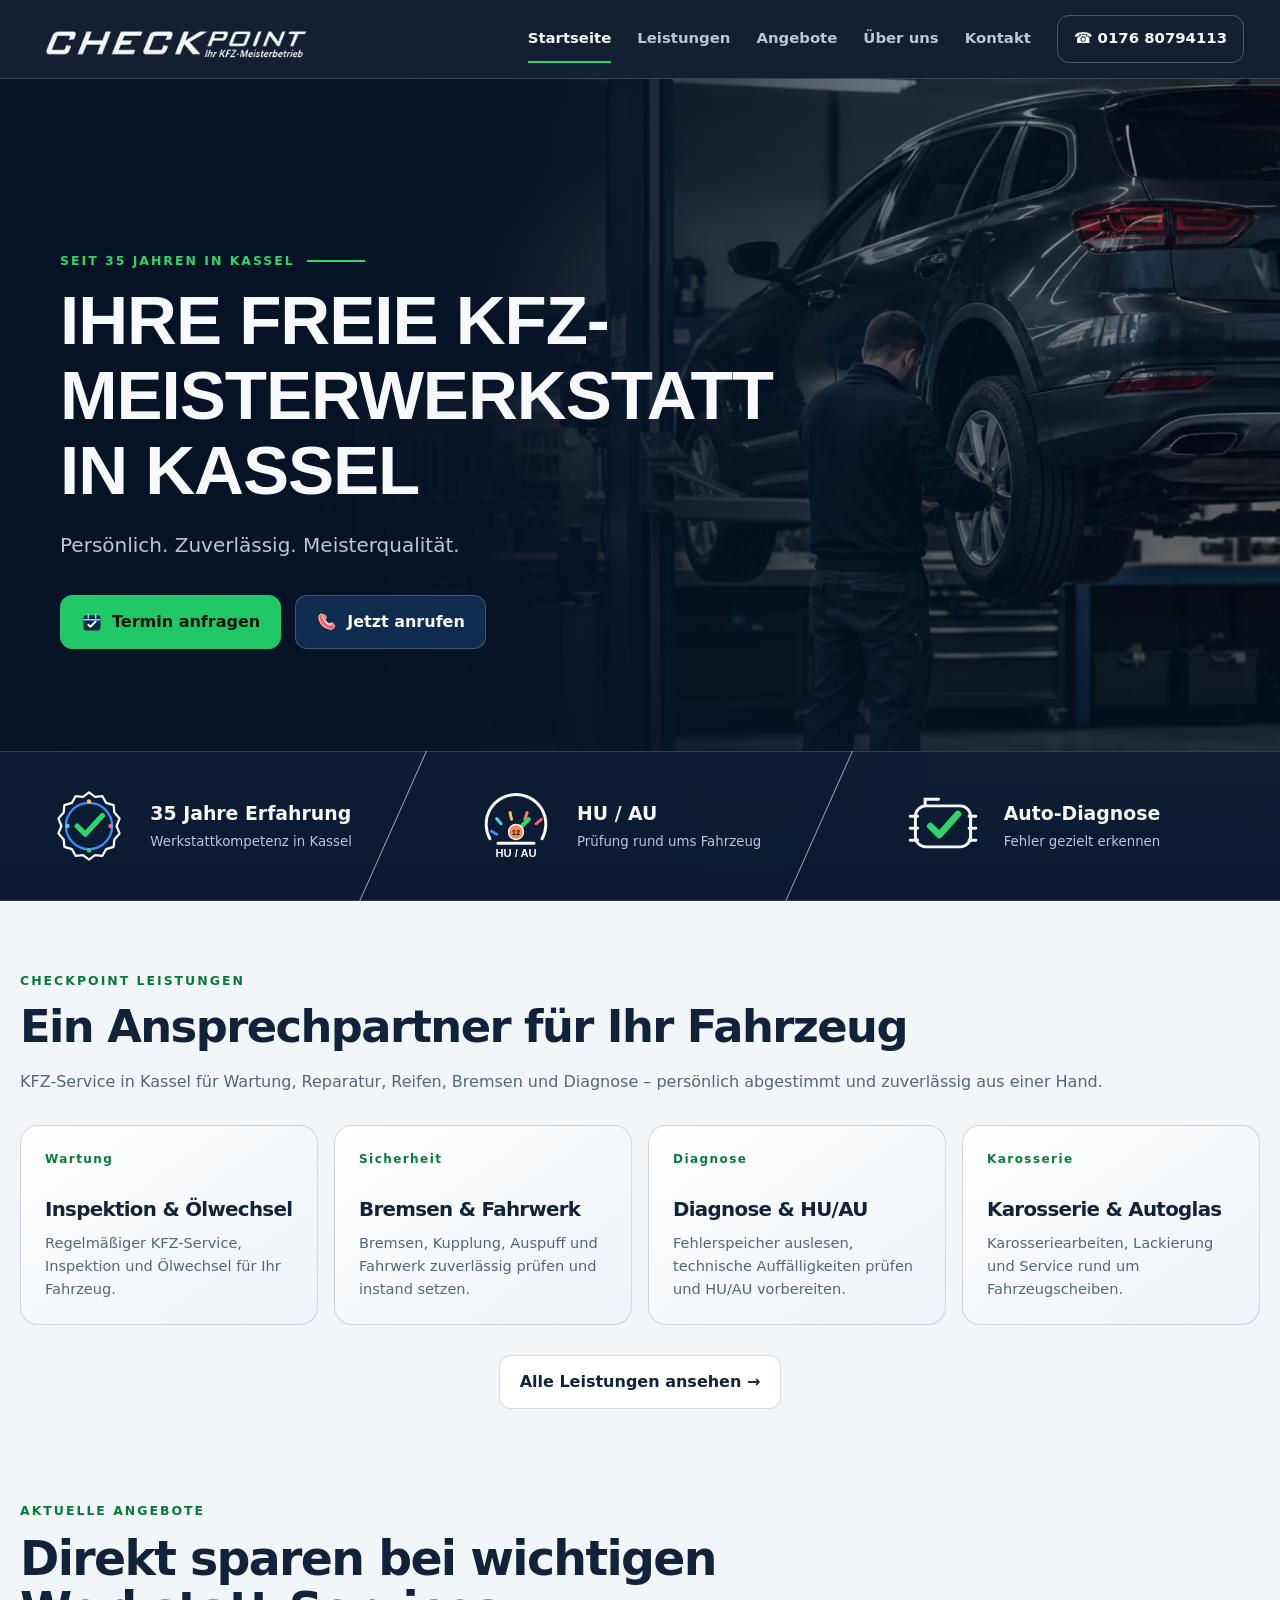
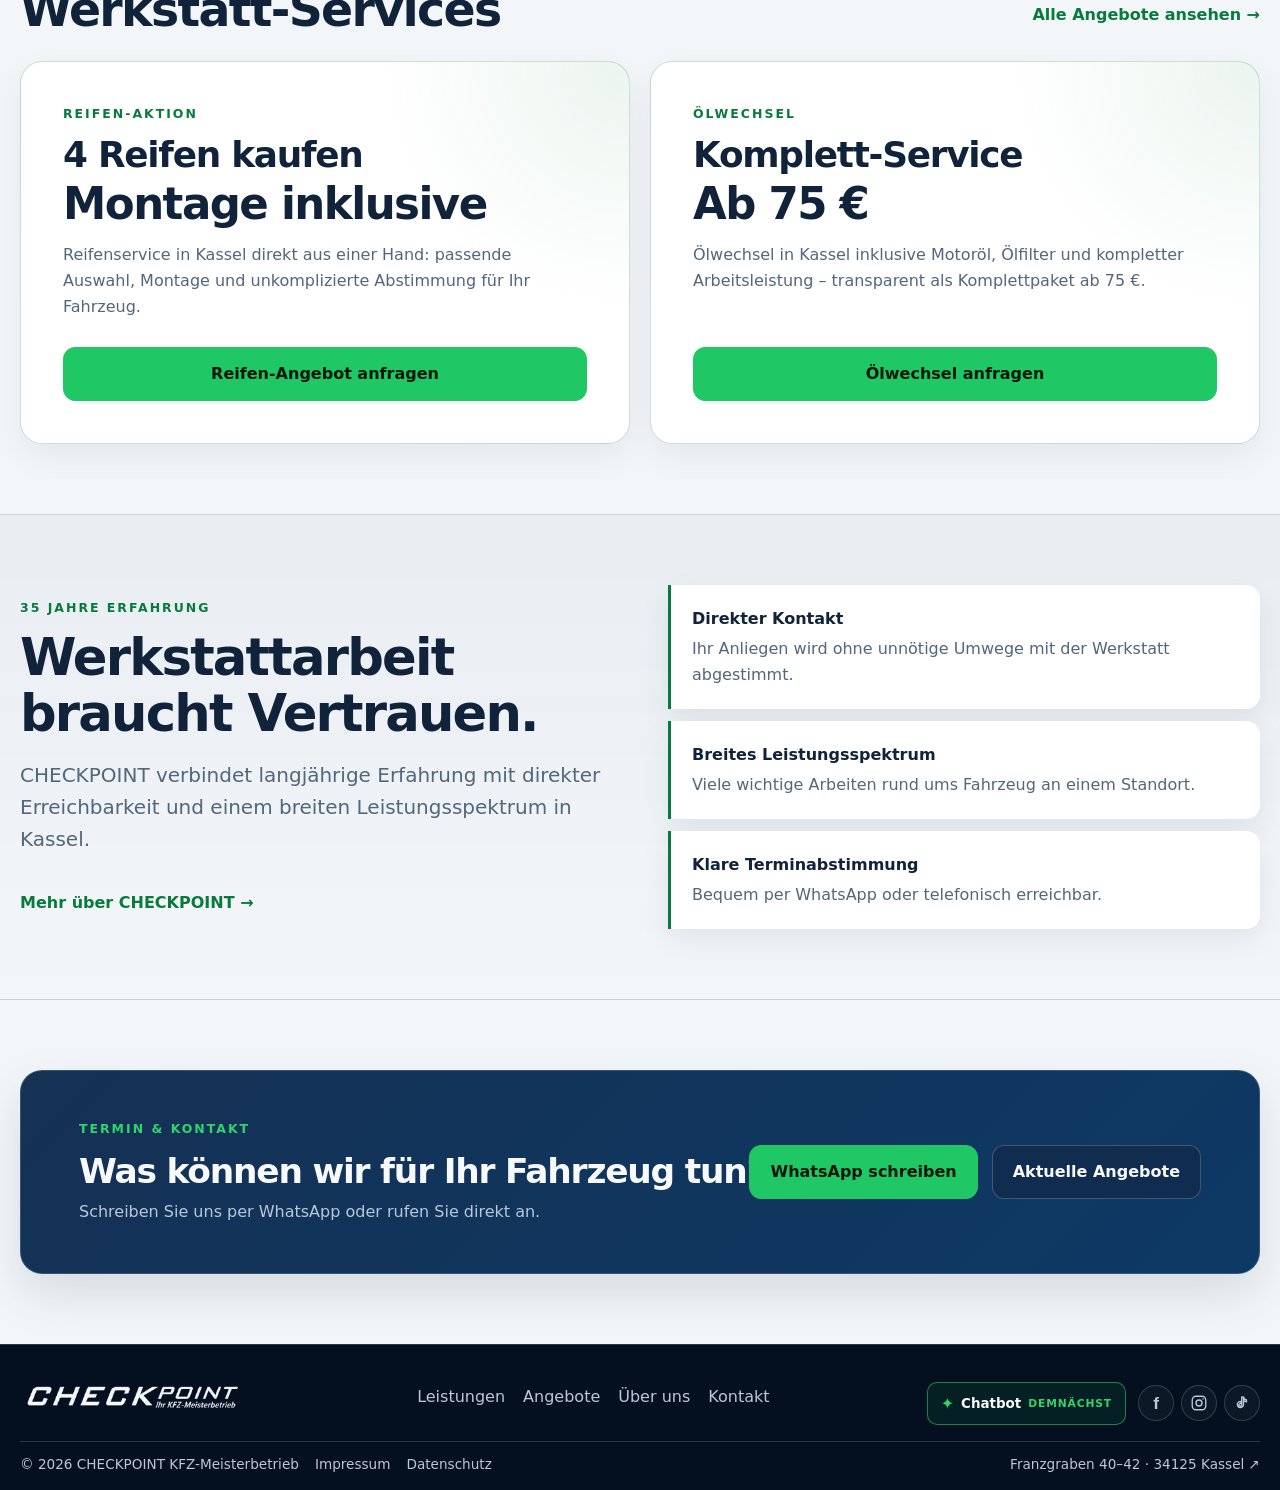
<file: index.html>
<!doctype html>
<html lang="de">
<head>
  
  <meta charset="utf-8">
  <meta name="viewport" content="width=device-width, initial-scale=1">
  <title>KFZ-Werkstatt in Kassel – Service & Reparatur | CHECKPOINT</title>
  <meta name="description" content="CHECKPOINT – Ihre freie KFZ-Werkstatt in Kassel für Inspektion, Ölwechsel, Reifenservice, Bremsen, HU/AU, Diagnose, Klima, Karosserie und Autoglas.">
  <meta name="theme-color" content="#061326">
  <meta property="og:title" content="CHECKPOINT – Ihr KFZ-Meisterbetrieb in Kassel">
  <meta property="og:description" content="KFZ-Service und Reparatur in Kassel: Inspektion, Reifen, Bremsen, Diagnose, Klima, HU/AU und mehr bei CHECKPOINT.">
  <meta property="og:type" content="website">
  <meta property="og:locale" content="de_DE">
  <meta property="og:url" content="https://sandro-abashishvili.de/checkpoint-kassel/">
  <meta property="og:image" content="https://sandro-abashishvili.de/checkpoint-kassel/assets/images/social-card.webp">
  <meta property="og:image:type" content="image/webp">
  <meta property="og:image:width" content="1200">
  <meta property="og:image:height" content="630">
  <meta name="twitter:card" content="summary_large_image">
  <meta name="twitter:image" content="https://sandro-abashishvili.de/checkpoint-kassel/assets/images/social-card.webp">
  <link rel="canonical" href="https://sandro-abashishvili.de/checkpoint-kassel/">
  <link rel="icon" href="assets/images/checkpoint-mark.svg" type="image/svg+xml">
  <link rel="apple-touch-icon" href="assets/images/icon-180.png">
  <link rel="manifest" href="site.webmanifest">
  <link rel="stylesheet" href="assets/styles.css">
  <link rel="stylesheet" href="assets/refinements.css">
  <script src="assets/app.js" defer></script>
  <script type="application/ld+json">{"@context":"https://schema.org","@type":"AutoRepair","name":"CHECKPOINT KFZ-Meisterbetrieb","url":"https://sandro-abashishvili.de/checkpoint-kassel/","telephone":"+49 176 80794113","email":"checkpoint-kassel@gmx.de","address":{"@type":"PostalAddress","streetAddress":"Franzgraben 40–42","postalCode":"34125","addressLocality":"Kassel","addressCountry":"DE"},"openingHoursSpecification":[{"@type":"OpeningHoursSpecification","dayOfWeek":["Monday","Tuesday","Wednesday","Thursday","Friday"],"opens":"08:30","closes":"17:30"},{"@type":"OpeningHoursSpecification","dayOfWeek":"Saturday","opens":"09:00","closes":"13:00"}]}</script>
<meta name="robots" content="noindex, nofollow"></head>
<body>
  <a class="skip-link" href="#main">Zum Inhalt springen</a>
  <header class="site-header site-header-overlay">
    <div class="container nav-shell">
      <a class="brand" href="./" aria-label="CHECKPOINT Startseite">
        <img src="assets/images/checkpoint-mark.svg" alt="" width="43" height="43">
        <span class="brand-copy"><strong>CHECKPOINT</strong><small>Ihr KFZ-Meisterbetrieb</small></span>
      </a>
      <button class="menu-toggle" type="button" aria-expanded="false" aria-controls="site-nav" aria-label="Menü öffnen"><span></span></button>
      <nav class="site-nav" id="site-nav" aria-label="Hauptnavigation">
        <a href="./" aria-current="page">Startseite</a>
        <a href="leistungen/">Leistungen</a>
        <a href="angebote/">Angebote</a>
        <a href="ueber-uns/">Über uns</a>
        <a href="kontakt/">Kontakt</a>
        <a class="nav-call" href="tel:+4917680794113">☎ 0176 80794113</a>
      </nav>
    </div>
  </header>

  <main id="main">
    <section class="hero hero-premium">
      <div class="container hero-content">
        <p class="eyebrow">Seit 35 Jahren in Kassel</p>
        <h1><span class="hero-line">Ihre freie KFZ-</span><span class="hero-line">Meisterwerkstatt</span><span class="hero-line">in Kassel</span></h1>
        <p class="lead">Persönlich. Zuverlässig. Meisterqualität.</p>
        <div class="hero-actions">
          <a class="button button-primary" href="https://wa.me/4917680794113?text=Hallo%20CHECKPOINT%2C%20ich%20m%C3%B6chte%20einen%20Termin%20anfragen." target="_blank" rel="noopener noreferrer"><img class="button-icon" src="assets/images/icon-calendar-check.svg" alt="" width="22" height="22">Termin anfragen</a>
          <a class="button button-ghost" href="tel:+4917680794113"><img class="button-icon" src="assets/images/icon-phone.svg" alt="" width="22" height="22">Jetzt anrufen</a>
        </div>
      </div>
      <div class="quick-strip" aria-label="Schnellübersicht">
        <div class="container quick-grid">
          <div class="quick-item"><span class="quick-icon"><img src="assets/images/icon-experience.svg" alt="" width="82" height="82"></span><span><strong>35 Jahre Erfahrung</strong><small>Werkstattkompetenz in Kassel</small></span></div>
          <div class="quick-item"><span class="quick-icon"><img src="assets/images/icon-hu-au.svg" alt="" width="82" height="82"></span><span><strong>HU / AU</strong><small>Prüfung rund ums Fahrzeug</small></span></div>
          <div class="quick-item"><span class="quick-icon"><img src="assets/images/icon-diagnose.svg" alt="" width="82" height="82"></span><span><strong>Auto-Diagnose</strong><small>Fehler gezielt erkennen</small></span></div>
        </div>
      </div>
    </section>

    <section class="section home-intro">
      <div class="container">
        <div class="section-head section-head-stacked">
          <div>
            <p class="eyebrow">CHECKPOINT Leistungen</p>
            <h2>Ein Ansprechpartner für Ihr Fahrzeug</h2>
            <p>KFZ-Service in Kassel für Wartung, Reparatur, Reifen, Bremsen und Diagnose – persönlich abgestimmt und zuverlässig aus einer Hand.</p>
          </div>
        </div>
        <div class="services-grid services-grid-home">
          <article class="service-card"><span class="service-number">Wartung</span><h3>Inspektion & Ölwechsel</h3><p>Regelmäßiger KFZ-Service, Inspektion und Ölwechsel für Ihr Fahrzeug.</p></article>
          <article class="service-card"><span class="service-number">Sicherheit</span><h3>Bremsen & Fahrwerk</h3><p>Bremsen, Kupplung, Auspuff und Fahrwerk zuverlässig prüfen und instand setzen.</p></article>
          <article class="service-card"><span class="service-number">Diagnose</span><h3>Diagnose & HU/AU</h3><p>Fehlerspeicher auslesen, technische Auffälligkeiten prüfen und HU/AU vorbereiten.</p></article>
          <article class="service-card"><span class="service-number">Karosserie</span><h3>Karosserie & Autoglas</h3><p>Karosseriearbeiten, Lackierung und Service rund um Fahrzeugscheiben.</p></article>
        </div>
        <div class="section-action"><a class="button" href="leistungen/">Alle Leistungen ansehen →</a></div>
      </div>
    </section>

    <section class="section home-offer" aria-labelledby="home-offer-title">
      <div class="container">
        <div class="home-offer-head">
          <div>
            <p class="eyebrow">Aktuelle Angebote</p>
            <h2 id="home-offer-title">Direkt sparen bei wichtigen Werkstatt-Services</h2>
          </div>
          <a class="text-link" href="angebote/">Alle Angebote ansehen →</a>
        </div>

        <div class="home-offer-grid">
          <article class="home-offer-card">
            <div class="home-offer-copy">
              <p class="eyebrow">Reifen-Aktion</p>
              <h3>4 Reifen kaufen</h3>
              <p class="home-offer-benefit">Montage inklusive</p>
              <p>Reifenservice in Kassel direkt aus einer Hand: passende Auswahl, Montage und unkomplizierte Abstimmung für Ihr Fahrzeug.</p>
            </div>
            <div class="home-offer-actions">
              <a class="button button-primary" href="https://wa.me/4917680794113?text=Hallo%20CHECKPOINT%2C%20ich%20interessiere%20mich%20f%C3%BCr%20die%20Reifen-Aktion." target="_blank" rel="noopener noreferrer">Reifen-Angebot anfragen</a>
            </div>
          </article>

          <article class="home-offer-card home-offer-card-oil">
            <div class="home-offer-copy">
              <p class="eyebrow">Ölwechsel</p>
              <h3>Komplett-Service</h3>
              <p class="home-offer-benefit">Ab 75 €</p>
              <p>Ölwechsel in Kassel inklusive Motoröl, Ölfilter und kompletter Arbeitsleistung – transparent als Komplettpaket ab 75 €.</p>
            </div>
            <div class="home-offer-actions">
              <a class="button button-primary" href="https://wa.me/4917680794113?text=Hallo%20CHECKPOINT%2C%20ich%20interessiere%20mich%20f%C3%BCr%20den%20%C3%96lwechsel%20ab%2075%20Euro." target="_blank" rel="noopener noreferrer">Ölwechsel anfragen</a>
            </div>
          </article>
        </div>
      </div>
    </section>

    <section class="section section-soft">
      <div class="container home-feature">
        <div><p class="eyebrow">35 Jahre Erfahrung</p><h2>Werkstattarbeit braucht Vertrauen.</h2><p class="lead">CHECKPOINT verbindet langjährige Erfahrung mit direkter Erreichbarkeit und einem breiten Leistungsspektrum in Kassel.</p><a class="text-link" href="ueber-uns/">Mehr über CHECKPOINT →</a></div>
        <div class="values">
          <div class="value"><strong>Direkter Kontakt</strong><p>Ihr Anliegen wird ohne unnötige Umwege mit der Werkstatt abgestimmt.</p></div>
          <div class="value"><strong>Breites Leistungsspektrum</strong><p>Viele wichtige Arbeiten rund ums Fahrzeug an einem Standort.</p></div>
          <div class="value"><strong>Klare Terminabstimmung</strong><p>Bequem per WhatsApp oder telefonisch erreichbar.</p></div>
        </div>
      </div>
    </section>

    <section class="section home-cta">
      <div class="container cta-panel">
        <div><p class="eyebrow">Termin & Kontakt</p><h2>Was können wir für Ihr Fahrzeug tun?</h2><p>Schreiben Sie uns per WhatsApp oder rufen Sie direkt an.</p></div>
        <div class="hero-actions"><a class="button button-primary" href="https://wa.me/4917680794113?text=Hallo%20CHECKPOINT%2C%20ich%20m%C3%B6chte%20einen%20Termin%20anfragen." target="_blank" rel="noopener noreferrer">WhatsApp schreiben</a><a class="button" href="angebote/">Aktuelle Angebote</a></div>
      </div>
    </section>
  </main>

  <footer class="site-footer">
    <div class="container">
      <div class="footer-grid">
        <div><a class="brand" href="./"><img src="assets/images/checkpoint-mark.svg" alt="" width="43" height="43"><span class="brand-copy"><strong>CHECKPOINT</strong><small>Ihr KFZ-Meisterbetrieb</small></span></a></div>
        <div><p class="footer-title">Navigation</p><div class="footer-links"><a href="leistungen/">Leistungen</a><a href="angebote/">Angebote</a><a href="ueber-uns/">Über uns</a><a href="kontakt/">Kontakt</a></div></div>
        <div><p class="footer-title">Rechtliches</p><div class="footer-links"><a href="impressum/">Impressum</a><a href="datenschutz/">Datenschutz</a></div></div>
      </div>
      <div class="footer-bottom"><span>© <span data-year></span> CHECKPOINT KFZ-Meisterbetrieb</span><span>Franzgraben 40–42 · 34125 Kassel</span></div>
    </div>
  </footer>
</body>
</html>
</file>
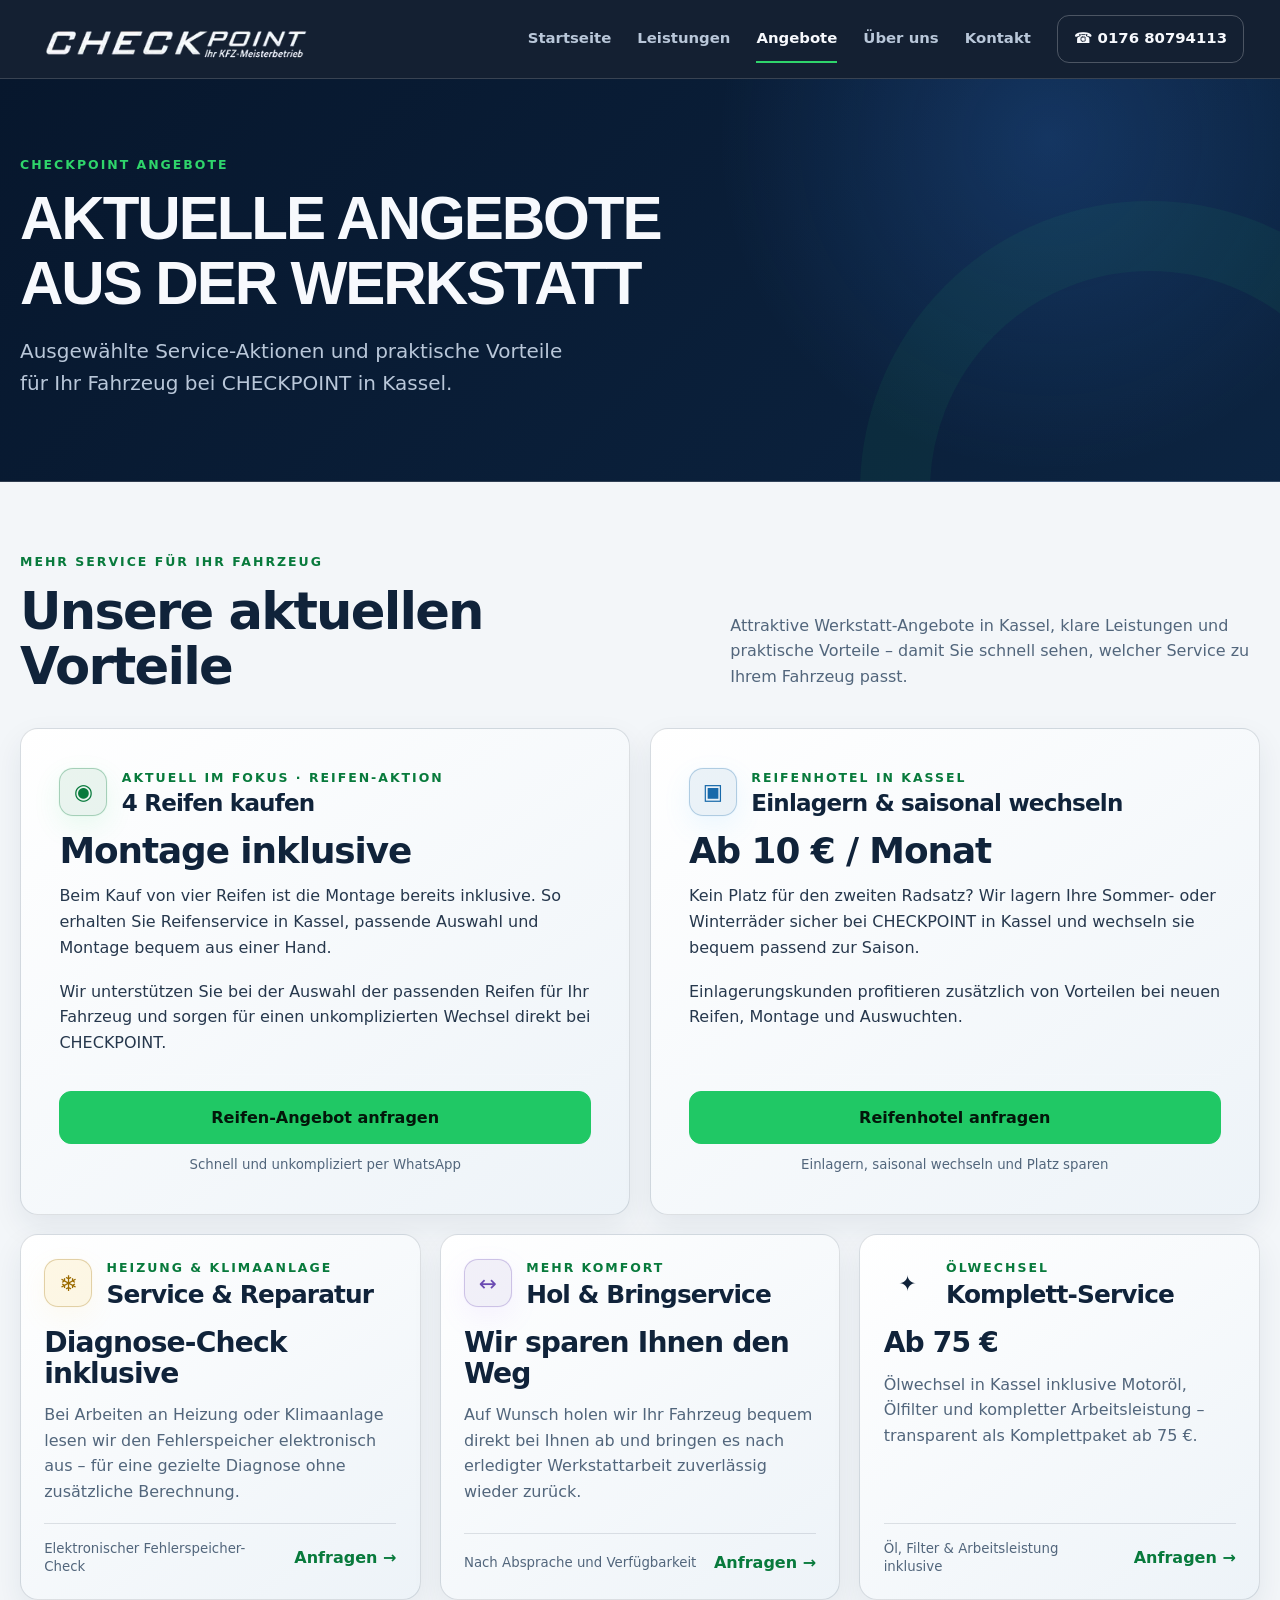
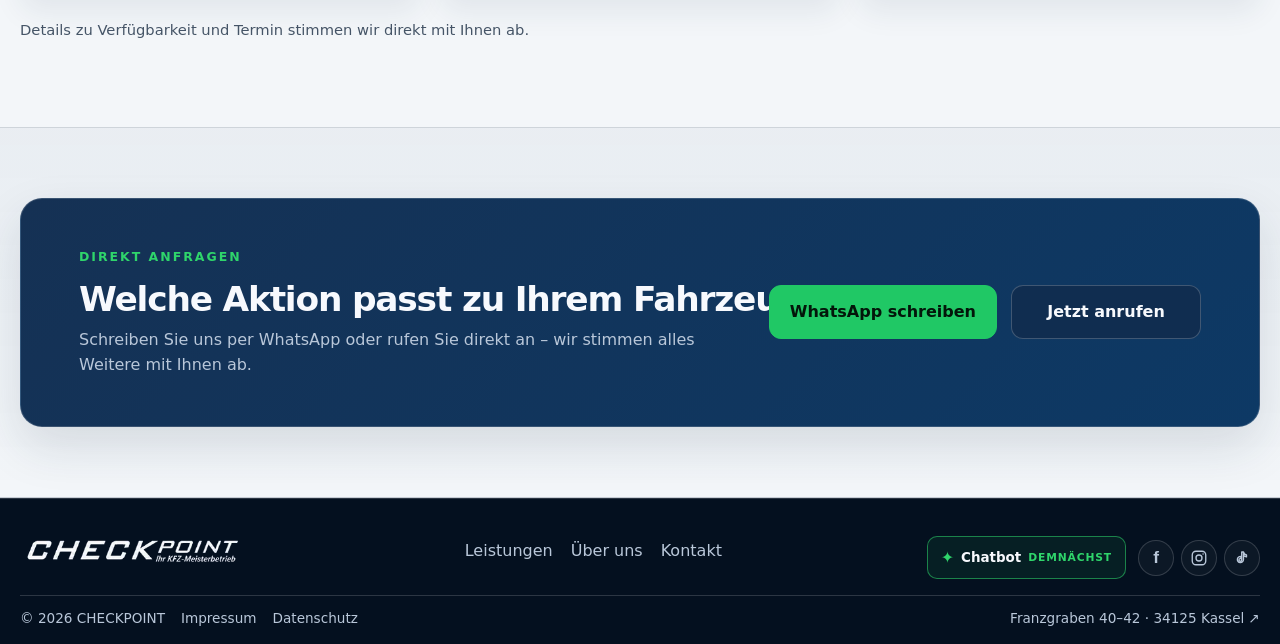
<file: angebote/index.html>
<!doctype html>
<html lang="de">
<head>
  
  <meta charset="utf-8">
  <meta name="viewport" content="width=device-width,initial-scale=1">
  <title>Angebote – CHECKPOINT Kassel</title>
  <meta name="description" content="Aktuelle Werkstatt-Angebote bei CHECKPOINT Kassel: Reifenservice, Reifenhotel ab 10 € / Monat, Ölwechsel ab 75 €, Klima-Service und Hol- & Bringservice.">
  <meta name="theme-color" content="#061326">
  <link rel="canonical" href="https://sandro-abashishvili.de/checkpoint-kassel/angebote/">
  <link rel="icon" href="../assets/images/checkpoint-mark.svg" type="image/svg+xml">
  <link rel="stylesheet" href="../assets/styles.css">
  <link rel="stylesheet" href="../assets/refinements.css">
  <script src="../assets/app.js" defer></script>
  <style>
    .offers-showcase {
      display: grid;
      grid-template-columns: repeat(6, minmax(0, 1fr));
      gap: 1.2rem;
      margin-top: 1.8rem;
    }

    .offer-card {
      grid-column: span 2;
      display: flex;
      flex-direction: column;
      min-height: 100%;
      padding: 1.45rem;
      border: 1px solid rgba(255,255,255,.12);
      border-radius: 18px;
      background:
        linear-gradient(145deg, rgba(255,255,255,.035), rgba(255,255,255,.008)),
        rgba(18,56,95,.72);
    }

    .offer-card-featured {
      grid-column: span 3;
      display: flex;
      flex-direction: column;
      gap: 0;
      padding: clamp(1.65rem, 3.5vw, 2.4rem);
      border-color: rgba(47,213,107,.42);
      background:
        radial-gradient(circle at 100% 0, rgba(47,213,107,.14), transparent 34%),
        linear-gradient(145deg, rgba(255,255,255,.045), rgba(255,255,255,.012)),
        rgba(18,56,95,.76);
    }

    .offer-card-featured .offer-main-copy { min-width: 0; }
    .offer-card-featured .offer-benefit {
      margin-top: .15rem;
      font-size: clamp(1.7rem, 2.8vw, 2.55rem);
    }
    .offer-card-featured .offer-card-head h2 {
      font-size: clamp(1.25rem, 1.8vw, 1.6rem);
    }
    .offer-card-featured.reifenhotel-card .offer-card-head h2 {
      white-space: nowrap;
    }

    .offer-card-head {
      display: flex;
      align-items: center;
      gap: .9rem;
      margin-bottom: 1rem;
    }

    .offer-icon {
      width: 48px;
      height: 48px;
      flex: 0 0 48px;
      display: grid;
      place-items: center;
      border-radius: 14px;
      border: 1px solid rgba(255,255,255,.14);
      background: rgba(255,255,255,.055);
      font-size: 1.35rem;
      line-height: 1;
    }

    .offer-card .eyebrow { margin: 0 0 .2rem; }

    .offer-card h2 {
      margin: 0;
      font-size: clamp(1.2rem, 2vw, 1.55rem);
      line-height: 1.08;
    }

    .offer-benefit {
      margin: .25rem 0 .8rem;
      font-size: clamp(1.3rem, 2.2vw, 1.8rem);
      line-height: 1.08;
      font-weight: 800;
      letter-spacing: -.03em;
    }

    .offer-card > p:not(.eyebrow):not(.offer-benefit),
    .offer-main-copy > p:not(.eyebrow):not(.offer-benefit) {
      margin: 0 0 1.15rem;
      max-width: 58ch;
      opacity: .9;
    }

    .offer-card-footer {
      display: flex;
      align-items: center;
      justify-content: space-between;
      gap: 14px;
      margin-top: auto;
      padding-top: 1rem;
      border-top: 1px solid rgba(255,255,255,.10);
    }

    .offer-card-footer small {
      opacity: .72;
      line-height: 1.35;
    }

    .offer-link {
      color: var(--brand);
      text-decoration: none;
      font-weight: 850;
      white-space: nowrap;
    }

    .offer-link:hover {
      text-decoration: underline;
      text-underline-offset: 4px;
    }

    .offer-featured-action {
      display: grid;
      gap: 10px;
      margin-top: auto;
      padding-top: 1rem;
      border-top: 1px solid rgba(255,255,255,.10);
    }

    .offer-featured-action .button { width: 100%; }
    .offer-featured-action small { color: var(--muted); text-align: center; }

    .offer-note {
      margin-top: 1.15rem;
      font-size: .92rem;
      opacity: .76;
    }

    @media (max-width: 1050px) {
      .offers-showcase { grid-template-columns: repeat(2, minmax(0, 1fr)); }
      .offer-card,
      .offer-card-featured { grid-column: auto; }
      .offer-card-featured.reifenhotel-card .offer-card-head h2 { white-space: normal; }
    }

    @media (max-width: 720px) {
      .offers-showcase { grid-template-columns: 1fr; }
      .offer-card { min-height: unset; }
      .offer-card-footer { align-items: flex-start; flex-direction: column; }
    }

    @media (max-width: 560px) {
      .offer-card,
      .offer-card-featured { padding: 1.25rem; }
    }
  </style>
<meta name="robots" content="noindex, nofollow"></head>
<body>
  <a class="skip-link" href="#main">Zum Inhalt springen</a>
  <header class="site-header">
    <div class="container nav-shell">
      <a class="brand" href="../" aria-label="CHECKPOINT Startseite">
        <img src="../assets/images/checkpoint-mark.svg" alt="" width="43" height="43">
        <span class="brand-copy"><strong>CHECKPOINT</strong><small>Ihr KFZ-Meisterbetrieb</small></span>
      </a>
      <button class="menu-toggle" type="button" aria-expanded="false" aria-controls="site-nav" aria-label="Menü öffnen"><span></span></button>
      <nav class="site-nav" id="site-nav" aria-label="Hauptnavigation">
        <a href="../">Startseite</a>
        <a href="../leistungen/">Leistungen</a>
        <a href="../angebote/" aria-current="page">Angebote</a>
        <a href="../ueber-uns/">Über uns</a>
        <a href="../kontakt/">Kontakt</a>
        <a class="nav-call" href="tel:+4917680794113">☎ 0176 80794113</a>
      </nav>
    </div>
  </header>

  <main id="main">
    <section class="page-hero">
      <div class="container">
        <p class="eyebrow">CHECKPOINT ANGEBOTE</p>
        <h1 class="two-line-heading"><span>AKTUELLE ANGEBOTE</span><span>AUS DER WERKSTATT</span></h1>
        <p class="lead two-line-copy"><span>Ausgewählte Service-Aktionen und praktische Vorteile</span><span>für Ihr Fahrzeug bei CHECKPOINT in Kassel.</span></p>
      </div>
    </section>

    <section class="section">
      <div class="container">
        <div class="catalog-intro">
          <div><p class="eyebrow">Mehr Service für Ihr Fahrzeug</p><h2>Unsere aktuellen Vorteile</h2></div>
          <p>Attraktive Werkstatt-Angebote in Kassel, klare Leistungen und praktische Vorteile – damit Sie schnell sehen, welcher Service zu Ihrem Fahrzeug passt.</p>
        </div>

        <div class="offers-showcase">
          <article class="offer-card offer-card-featured">
            <div class="offer-main-copy">
              <div class="offer-card-head">
                <span class="offer-icon" aria-hidden="true">◉</span>
                <div>
                  <p class="eyebrow">Aktuell im Fokus · Reifen-Aktion</p>
                  <h2>4 Reifen kaufen</h2>
                </div>
              </div>
              <p class="offer-benefit">Montage inklusive</p>
              <p>Beim Kauf von vier Reifen ist die Montage bereits inklusive. So erhalten Sie Reifenservice in Kassel, passende Auswahl und Montage bequem aus einer Hand.</p>
              <p>Wir unterstützen Sie bei der Auswahl der passenden Reifen für Ihr Fahrzeug und sorgen für einen unkomplizierten Wechsel direkt bei CHECKPOINT.</p>
            </div>
            <div class="offer-featured-action">
              <a class="button button-primary" href="https://wa.me/4917680794113?text=Hallo%20CHECKPOINT%2C%20ich%20interessiere%20mich%20f%C3%BCr%20die%20Reifen-Aktion." target="_blank" rel="noopener noreferrer">Reifen-Angebot anfragen</a>
              <small>Schnell und unkompliziert per WhatsApp</small>
            </div>
          </article>

          <article class="offer-card offer-card-featured reifenhotel-card">
            <div class="offer-main-copy">
              <div class="offer-card-head">
                <span class="offer-icon" aria-hidden="true">▣</span>
                <div>
                  <p class="eyebrow">Reifenhotel in Kassel</p>
                  <h2>Einlagern & saisonal wechseln</h2>
                </div>
              </div>
              <p class="offer-benefit">Ab 10 € / Monat</p>
              <p>Kein Platz für den zweiten Radsatz? Wir lagern Ihre Sommer- oder Winterräder sicher bei CHECKPOINT in Kassel und wechseln sie bequem passend zur Saison.</p>
              <p>Einlagerungskunden profitieren zusätzlich von Vorteilen bei neuen Reifen, Montage und Auswuchten.</p>
            </div>
            <div class="offer-featured-action">
              <a class="button button-primary" href="https://wa.me/4917680794113?text=Hallo%20CHECKPOINT%2C%20ich%20interessiere%20mich%20f%C3%BCr%20das%20Reifenhotel%20ab%2010%20Euro%20pro%20Monat." target="_blank" rel="noopener noreferrer">Reifenhotel anfragen</a>
              <small>Einlagern, saisonal wechseln und Platz sparen</small>
            </div>
          </article>

          <article class="offer-card">
            <div class="offer-card-head">
              <span class="offer-icon" aria-hidden="true">❄</span>
              <div>
                <p class="eyebrow">Heizung & Klimaanlage</p>
                <h2>Service & Reparatur</h2>
              </div>
            </div>
            <p class="offer-benefit">Diagnose-Check inklusive</p>
            <p>Bei Arbeiten an Heizung oder Klimaanlage lesen wir den Fehlerspeicher elektronisch aus – für eine gezielte Diagnose ohne zusätzliche Berechnung.</p>
            <div class="offer-card-footer"><small>Elektronischer Fehlerspeicher-Check</small><a class="offer-link" href="https://wa.me/4917680794113?text=Hallo%20CHECKPOINT%2C%20ich%20interessiere%20mich%20f%C3%BCr%20den%20Klima-%20oder%20Heizungsservice." target="_blank" rel="noopener noreferrer">Anfragen →</a></div>
          </article>

          <article class="offer-card">
            <div class="offer-card-head">
              <span class="offer-icon" aria-hidden="true">↔</span>
              <div>
                <p class="eyebrow">Mehr Komfort</p>
                <h2>Hol & Bringservice</h2>
              </div>
            </div>
            <p class="offer-benefit">Wir sparen Ihnen den Weg</p>
            <p>Auf Wunsch holen wir Ihr Fahrzeug bequem direkt bei Ihnen ab und bringen es nach erledigter Werkstattarbeit zuverlässig wieder zurück.</p>
            <div class="offer-card-footer"><small>Nach Absprache und Verfügbarkeit</small><a class="offer-link" href="https://wa.me/4917680794113?text=Hallo%20CHECKPOINT%2C%20ich%20interessiere%20mich%20f%C3%BCr%20den%20Hol-%20%26%20Bringservice." target="_blank" rel="noopener noreferrer">Anfragen →</a></div>
          </article>

          <article class="offer-card">
            <div class="offer-card-head">
              <span class="offer-icon" aria-hidden="true">✦</span>
              <div>
                <p class="eyebrow">Ölwechsel</p>
                <h2>Komplett-Service</h2>
              </div>
            </div>
            <p class="offer-benefit">Ab 75 €</p>
            <p>Ölwechsel in Kassel inklusive Motoröl, Ölfilter und kompletter Arbeitsleistung – transparent als Komplettpaket ab 75 €.</p>
            <div class="offer-card-footer"><small>Öl, Filter & Arbeitsleistung inklusive</small><a class="offer-link" href="https://wa.me/4917680794113?text=Hallo%20CHECKPOINT%2C%20ich%20interessiere%20mich%20f%C3%BCr%20den%20%C3%96lwechsel%20ab%2075%20Euro." target="_blank" rel="noopener noreferrer">Anfragen →</a></div>
          </article>


        </div>

        <p class="offer-note">Details zu Verfügbarkeit und Termin stimmen wir direkt mit Ihnen ab.</p>
      </div>
    </section>

    <section class="section section-soft">
      <div class="container cta-panel">
        <div><p class="eyebrow">DIREKT ANFRAGEN</p><h2>Welche Aktion passt zu Ihrem Fahrzeug?</h2><p>Schreiben Sie uns per WhatsApp oder rufen Sie direkt an – wir stimmen alles Weitere mit Ihnen ab.</p></div>
        <div class="hero-actions">
          <a class="button button-primary" href="https://wa.me/4917680794113?text=Hallo%20CHECKPOINT%2C%20ich%20habe%20eine%20Frage%20zu%20einem%20aktuellen%20Angebot." target="_blank" rel="noopener noreferrer">WhatsApp schreiben</a>
          <a class="button" href="tel:+4917680794113">Jetzt anrufen</a>
        </div>
      </div>
    </section>
  </main>

  <footer class="site-footer">
    <div class="container">
      <div class="footer-grid">
        <div><a class="brand" href="../"><img src="../assets/images/checkpoint-mark.svg" alt="" width="43" height="43"><span class="brand-copy"><strong>CHECKPOINT</strong><small>Ihr KFZ-Meisterbetrieb</small></span></a></div>
        <div><p class="footer-title">Navigation</p><div class="footer-links"><a href="../leistungen/">Leistungen</a><a href="../ueber-uns/">Über uns</a><a href="../kontakt/">Kontakt</a></div></div><div><p class="footer-title">Rechtliches</p><div class="footer-links"><a href="../impressum/">Impressum</a><a href="../datenschutz/">Datenschutz</a></div></div>
      </div>
      <div class="footer-bottom"><span>© <span data-year></span> CHECKPOINT</span><span>Franzgraben 40–42 · 34125 Kassel</span></div>
    </div>
  </footer>
</body>
</html>
</file>
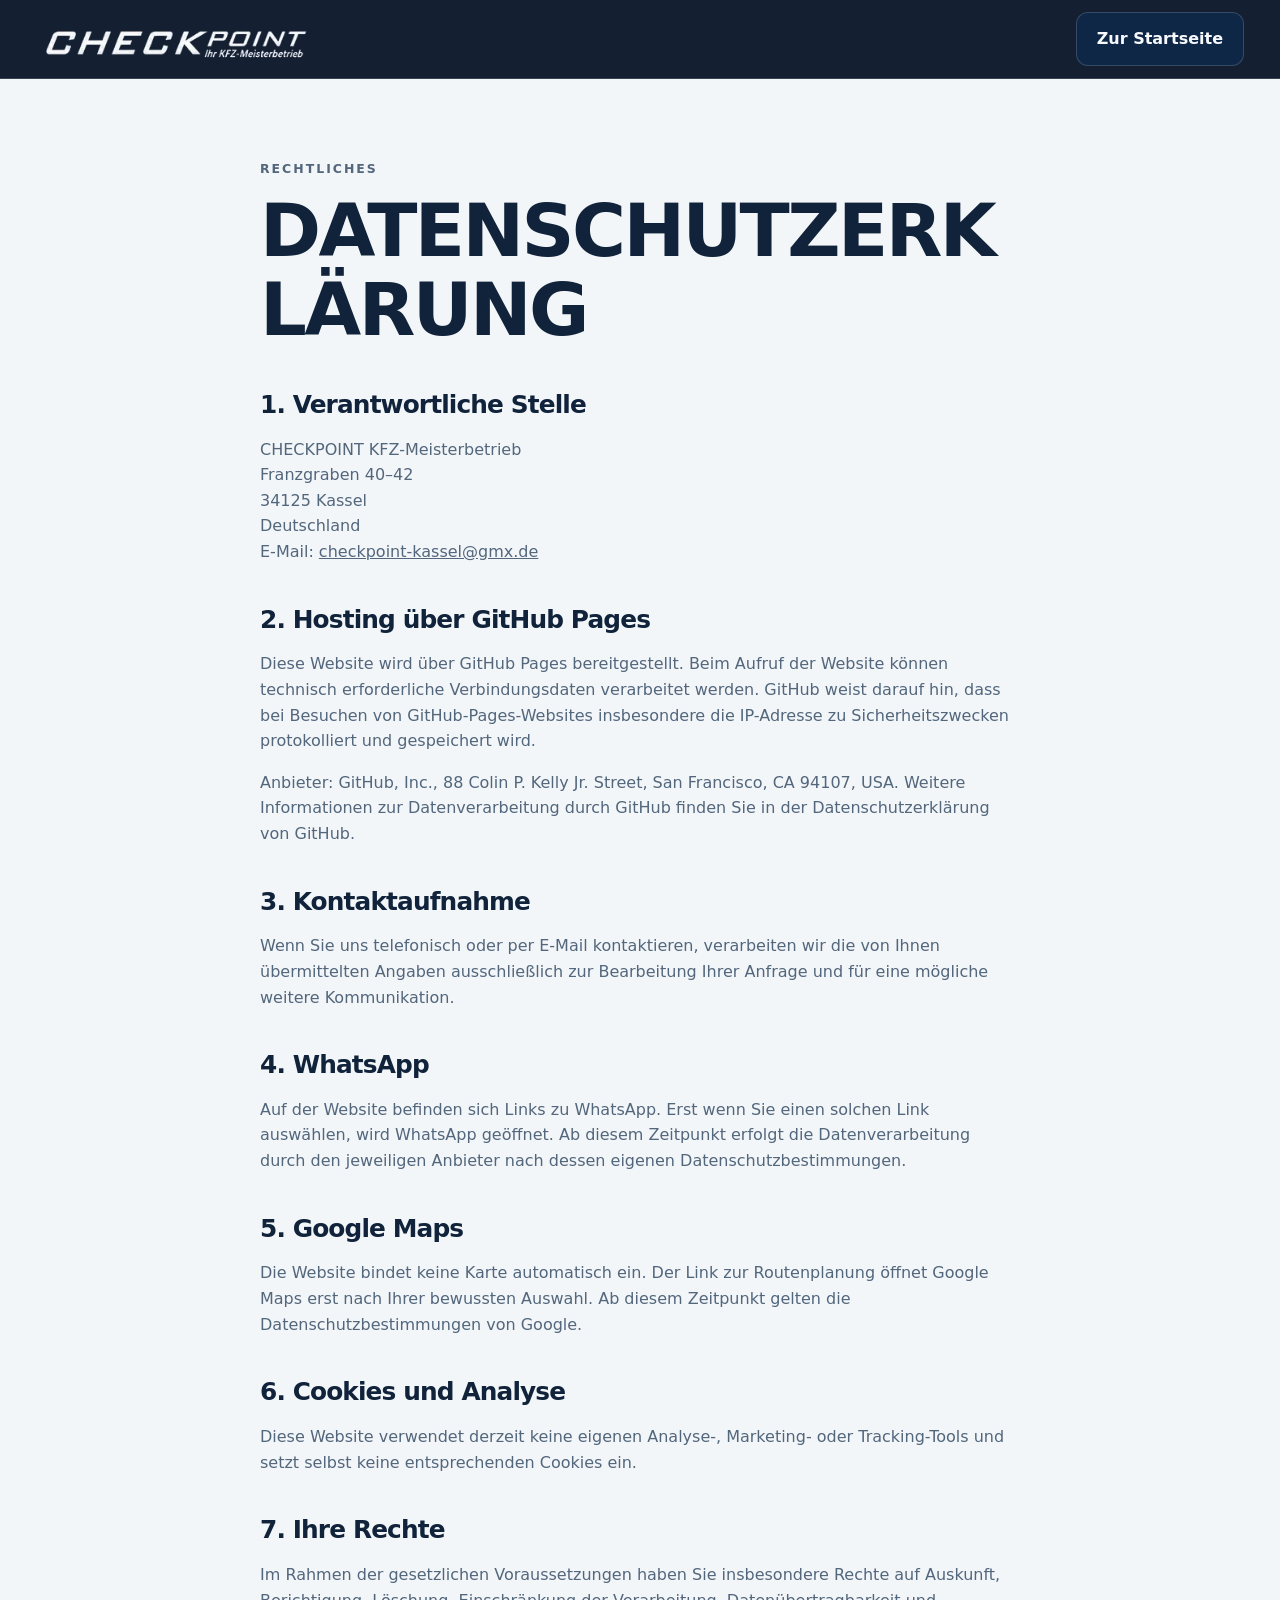
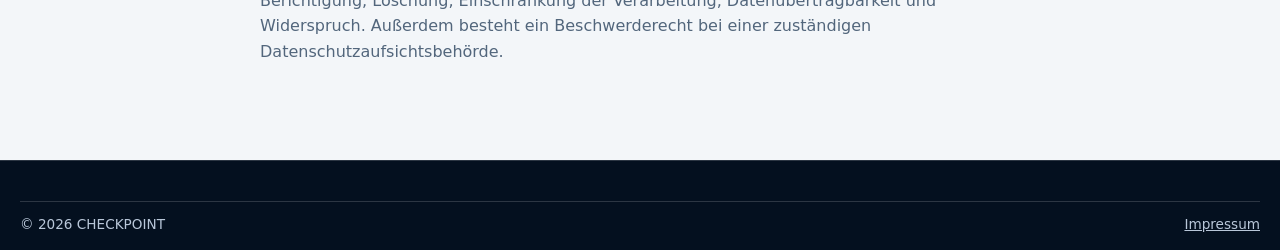
<file: datenschutz/index.html>
<!doctype html>
<html lang="de">
<head>
  <meta charset="utf-8">
  <meta name="viewport" content="width=device-width, initial-scale=1">
  <title>Datenschutz – CHECKPOINT</title>
  <meta name="description" content="Datenschutzhinweise des CHECKPOINT KFZ-Meisterbetriebs in Kassel.">
  <meta name="robots" content="noindex, nofollow">
  <link rel="canonical" href="https://sandro-abashishvili.de/checkpoint-kassel/datenschutz/">
  <link rel="icon" href="../assets/images/checkpoint-mark.svg" type="image/svg+xml">
  <link rel="stylesheet" href="../assets/styles.css">
  <link rel="stylesheet" href="../assets/refinements.css">
  <script src="../assets/app.js" defer></script>

  <!--
    Vor dem finalen öffentlichen Launch intern prüfen:
    vollständige Verantwortlichenangaben und endgültige Hosting-/Domain-Konfiguration.
  -->
</head>

<body>
  <a class="skip-link" href="#main">Zum Inhalt springen</a>

  <header class="site-header legal-header">
    <div class="container nav-shell">
      <a class="brand" href="../" aria-label="CHECKPOINT Startseite">
        <img src="../assets/images/checkpoint-mark.svg" alt="" width="43" height="43">
        <span class="brand-copy">
          <strong>CHECKPOINT</strong>
          <small>Ihr KFZ-Meisterbetrieb</small>
        </span>
      </a>
      <a class="button" href="../">Zur Startseite</a>
    </div>
  </header>

  <main class="legal-main" id="main">
    <div class="container legal-copy">
      <p class="eyebrow">Rechtliches</p>
      <h1>Datenschutzerklärung</h1>

      <h2>1. Verantwortliche Stelle</h2>
      <p>
        CHECKPOINT KFZ-Meisterbetrieb<br>
        Franzgraben 40–42<br>
        34125 Kassel<br>
        Deutschland<br>
        E-Mail: <a href="mailto:checkpoint-kassel@gmx.de">checkpoint-kassel@gmx.de</a>
      </p>

      <h2>2. Hosting über GitHub Pages</h2>
      <p>
        Diese Website wird über GitHub Pages bereitgestellt. Beim Aufruf der Website
        können technisch erforderliche Verbindungsdaten verarbeitet werden. GitHub
        weist darauf hin, dass bei Besuchen von GitHub-Pages-Websites insbesondere
        die IP-Adresse zu Sicherheitszwecken protokolliert und gespeichert wird.
      </p>
      <p>
        Anbieter: GitHub, Inc., 88 Colin P. Kelly Jr. Street, San Francisco,
        CA 94107, USA. Weitere Informationen zur Datenverarbeitung durch GitHub
        finden Sie in der Datenschutzerklärung von GitHub.
      </p>

      <h2>3. Kontaktaufnahme</h2>
      <p>
        Wenn Sie uns telefonisch oder per E-Mail kontaktieren, verarbeiten wir die
        von Ihnen übermittelten Angaben ausschließlich zur Bearbeitung Ihrer Anfrage
        und für eine mögliche weitere Kommunikation.
      </p>

      <h2>4. WhatsApp</h2>
      <p>
        Auf der Website befinden sich Links zu WhatsApp. Erst wenn Sie einen solchen
        Link auswählen, wird WhatsApp geöffnet. Ab diesem Zeitpunkt erfolgt die
        Datenverarbeitung durch den jeweiligen Anbieter nach dessen eigenen
        Datenschutzbestimmungen.
      </p>

      <h2>5. Google Maps</h2>
      <p>
        Die Website bindet keine Karte automatisch ein. Der Link zur Routenplanung
        öffnet Google Maps erst nach Ihrer bewussten Auswahl. Ab diesem Zeitpunkt
        gelten die Datenschutzbestimmungen von Google.
      </p>

      <h2>6. Cookies und Analyse</h2>
      <p>
        Diese Website verwendet derzeit keine eigenen Analyse-, Marketing- oder
        Tracking-Tools und setzt selbst keine entsprechenden Cookies ein.
      </p>

      <h2>7. Ihre Rechte</h2>
      <p>
        Im Rahmen der gesetzlichen Voraussetzungen haben Sie insbesondere Rechte
        auf Auskunft, Berichtigung, Löschung, Einschränkung der Verarbeitung,
        Datenübertragbarkeit und Widerspruch. Außerdem besteht ein Beschwerderecht
        bei einer zuständigen Datenschutzaufsichtsbehörde.
      </p>
    </div>
  </main>

  <footer class="site-footer">
    <div class="container footer-bottom">
      <span>© <span data-year></span> CHECKPOINT</span>
      <a href="../impressum/">Impressum</a>
    </div>
  </footer>
</body>
</html>
</file>
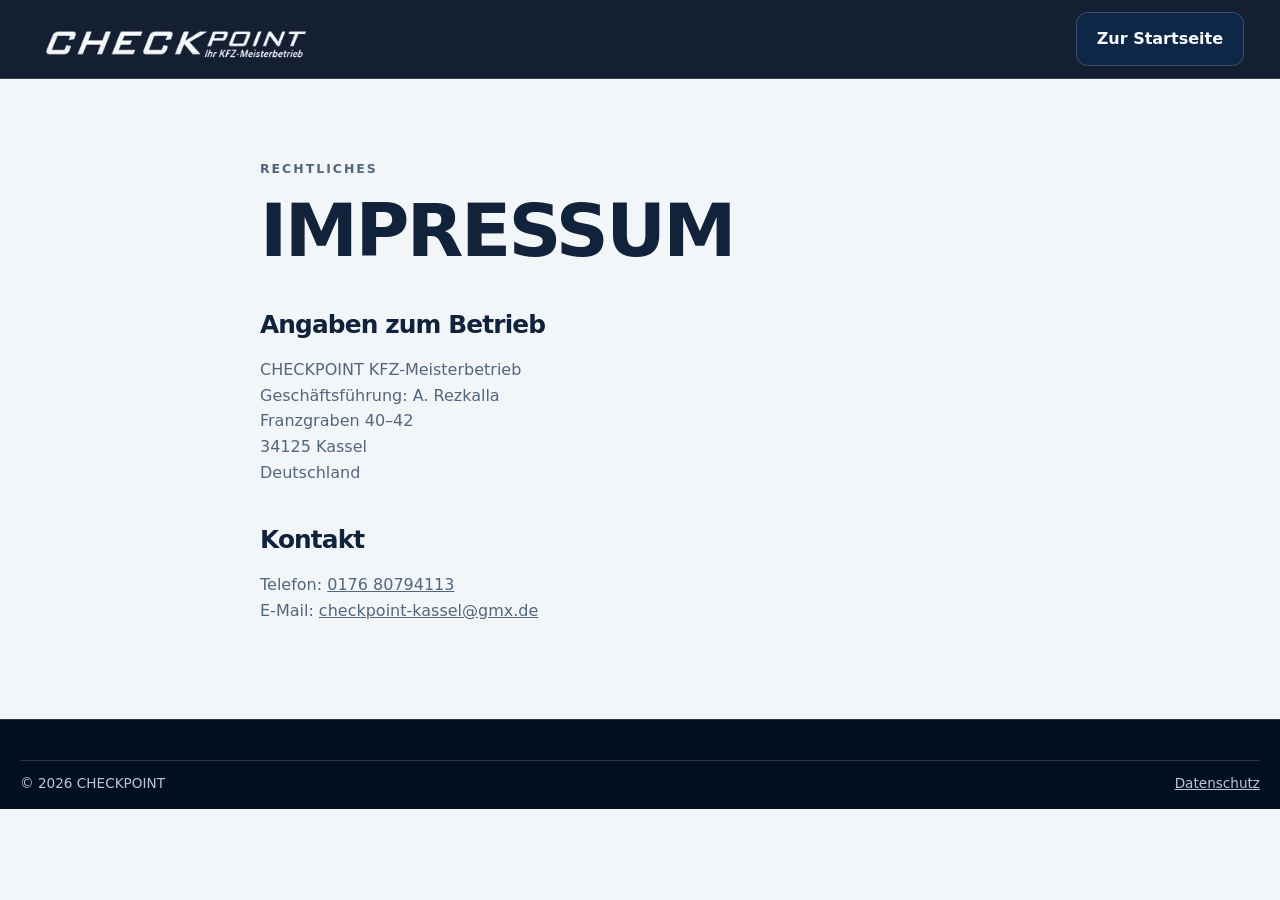
<file: impressum/index.html>
<!doctype html>
<html lang="de">
<head>
  <meta charset="utf-8">
  <meta name="viewport" content="width=device-width, initial-scale=1">
  <title>Impressum – CHECKPOINT</title>
  <meta name="description" content="Impressum des CHECKPOINT KFZ-Meisterbetriebs in Kassel.">
  <meta name="robots" content="noindex, nofollow">
  <link rel="canonical" href="https://sandro-abashishvili.de/checkpoint-kassel/impressum/">
  <link rel="icon" href="../assets/images/checkpoint-mark.svg" type="image/svg+xml">
  <link rel="stylesheet" href="../assets/styles.css">
  <link rel="stylesheet" href="../assets/refinements.css">
  <script src="../assets/app.js" defer></script>

  <!--
    Vor dem finalen öffentlichen Launch intern prüfen:
    vollständiger Name des Inhabers/Vertretungsberechtigten,
    Rechtsform, Registerangaben (falls vorhanden),
    Kammer/Berufsbezeichnung (falls erforderlich),
    USt-IdNr./W-IdNr. (falls vorhanden).
  -->
</head>

<body>
  <a class="skip-link" href="#main">Zum Inhalt springen</a>

  <header class="site-header legal-header">
    <div class="container nav-shell">
      <a class="brand" href="../" aria-label="CHECKPOINT Startseite">
        <img src="../assets/images/checkpoint-mark.svg" alt="" width="43" height="43">
        <span class="brand-copy">
          <strong>CHECKPOINT</strong>
          <small>Ihr KFZ-Meisterbetrieb</small>
        </span>
      </a>
      <a class="button" href="../">Zur Startseite</a>
    </div>
  </header>

  <main class="legal-main" id="main">
    <div class="container legal-copy">
      <p class="eyebrow">Rechtliches</p>
      <h1>Impressum</h1>

      <h2>Angaben zum Betrieb</h2>
      <p>
        CHECKPOINT KFZ-Meisterbetrieb<br>
        Geschäftsführung: A. Rezkalla<br>
        Franzgraben 40–42<br>
        34125 Kassel<br>
        Deutschland
      </p>

      <h2>Kontakt</h2>
      <p>
        Telefon: <a href="tel:+4917680794113">0176 80794113</a><br>
        E-Mail: <a href="mailto:checkpoint-kassel@gmx.de">checkpoint-kassel@gmx.de</a>
      </p>
    </div>
  </main>

  <footer class="site-footer">
    <div class="container footer-bottom">
      <span>© <span data-year></span> CHECKPOINT</span>
      <a href="../datenschutz/">Datenschutz</a>
    </div>
  </footer>
</body>
</html>
</file>
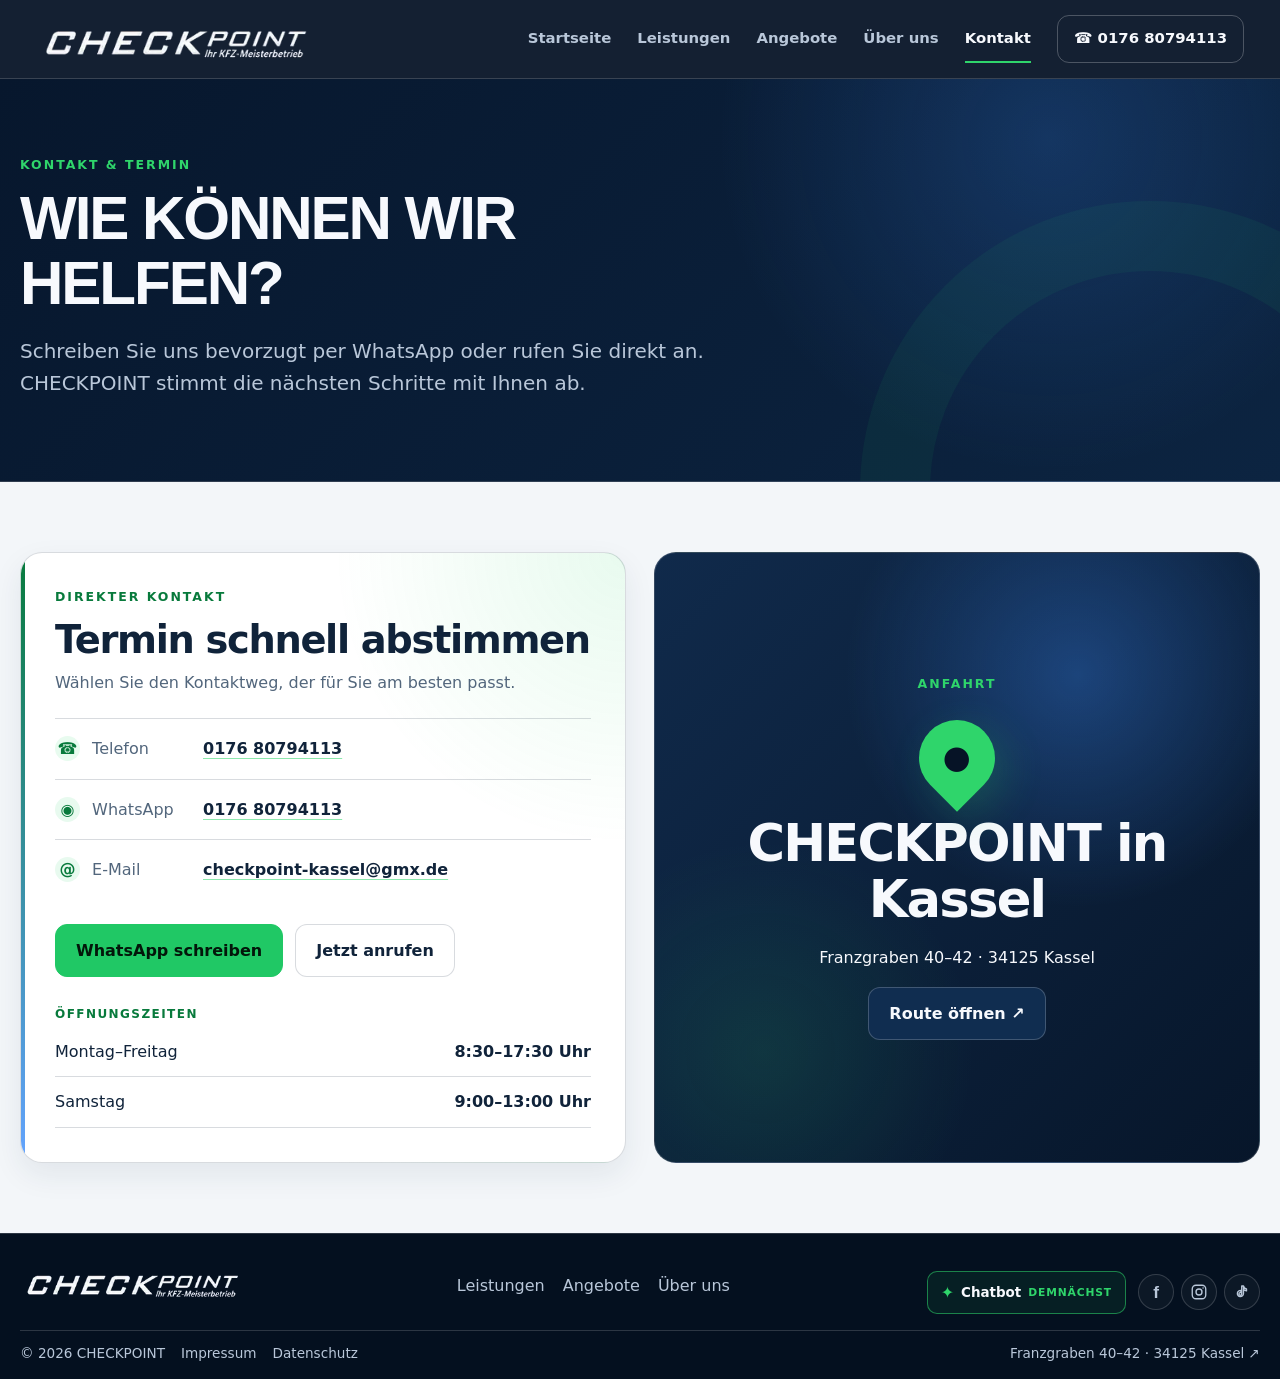
<file: kontakt/index.html>
<!doctype html>
<html lang="de"><head><meta charset="utf-8"><meta name="viewport" content="width=device-width,initial-scale=1"><title>Kontakt & Termin – CHECKPOINT Kassel</title><meta name="description" content="CHECKPOINT Kassel kontaktieren: Franzgraben 40–42, Telefon 0176 80794113, E-Mail und Öffnungszeiten."><meta name="theme-color" content="#061326"><link rel="canonical" href="https://sandro-abashishvili.de/checkpoint-kassel/kontakt/"><link rel="icon" href="../assets/images/checkpoint-mark.svg" type="image/svg+xml"><link rel="stylesheet" href="../assets/styles.css"><link rel="stylesheet" href="../assets/refinements.css"><script src="../assets/app.js" defer></script><meta name="robots" content="noindex, nofollow"></head>
  
<body><a class="skip-link" href="#main">Zum Inhalt springen</a><header class="site-header"><div class="container nav-shell"><a class="brand" href="../"><img src="../assets/images/checkpoint-mark.svg" alt="" width="43" height="43"><span class="brand-copy"><strong>CHECKPOINT</strong><small>Ihr KFZ-Meisterbetrieb</small></span></a><button class="menu-toggle" type="button" aria-expanded="false" aria-controls="site-nav" aria-label="Menü öffnen"><span></span></button><nav class="site-nav" id="site-nav" aria-label="Hauptnavigation"><a href="../">Startseite</a><a href="../leistungen/">Leistungen</a><a href="../angebote/">Angebote</a><a href="../ueber-uns/">Über uns</a><a href="../kontakt/" aria-current="page">Kontakt</a><a class="nav-call" href="tel:+4917680794113">☎ 0176 80794113</a></nav></div></header>
<main id="main"><section class="page-hero"><div class="container"><p class="eyebrow">Kontakt & Termin</p><h1 class="two-line-heading"><span>Wie können wir</span><span>helfen?</span></h1><p class="lead two-line-copy"><span>Schreiben Sie uns bevorzugt per WhatsApp oder rufen Sie direkt an.</span><span>CHECKPOINT stimmt die nächsten Schritte mit Ihnen ab.</span></p></div></section><section class="section"><div class="container contact-grid"><div class="contact-card"><div class="contact-card-head"><p class="eyebrow">Direkter Kontakt</p><h2>Termin schnell abstimmen</h2><p>Wählen Sie den Kontaktweg, der für Sie am besten passt.</p></div><dl class="contact-list"><div class="contact-row"><dt><span aria-hidden="true">☎</span> Telefon</dt><dd><a href="tel:+4917680794113">0176 80794113</a></dd></div><div class="contact-row"><dt><span aria-hidden="true">◉</span> WhatsApp</dt><dd><a href="https://wa.me/4917680794113" target="_blank" rel="noopener noreferrer">0176 80794113</a></dd></div><div class="contact-row"><dt><span aria-hidden="true">@</span> E-Mail</dt><dd><a href="mailto:checkpoint-kassel@gmx.de">checkpoint-kassel@gmx.de</a></dd></div></dl><div class="contact-actions"><a class="button button-primary" href="https://wa.me/4917680794113?text=Hallo%20CHECKPOINT%2C%20ich%20m%C3%B6chte%20einen%20Termin%20anfragen." target="_blank" rel="noopener noreferrer">WhatsApp schreiben</a><a class="button" href="tel:+4917680794113">Jetzt anrufen</a></div><div class="hours"><p class="contact-label">Öffnungszeiten</p><div><span>Montag–Freitag</span><strong>8:30–17:30 Uhr</strong></div><div><span>Samstag</span><strong>9:00–13:00 Uhr</strong></div></div></div><a class="map-link" href="https://www.google.com/maps/search/?api=1&query=Franzgraben+40-42+34125+Kassel" target="_blank" rel="noopener noreferrer"><div><p class="eyebrow">Anfahrt</p><span class="map-pin"><span>●</span></span><h2>CHECKPOINT in Kassel</h2><p>Franzgraben 40–42 · 34125 Kassel</p><span class="button">Route öffnen ↗</span></div></a></div></section></main>
<footer class="site-footer"><div class="container"><div class="footer-grid"><div><a class="brand" href="../"><img src="../assets/images/checkpoint-mark.svg" alt="" width="43" height="43"><span class="brand-copy"><strong>CHECKPOINT</strong><small>Ihr KFZ-Meisterbetrieb</small></span></a></div><div><p class="footer-title">Navigation</p><div class="footer-links"><a href="../leistungen/">Leistungen</a><a href="../angebote/">Angebote</a><a href="../ueber-uns/">Über uns</a></div></div><div><p class="footer-title">Rechtliches</p><div class="footer-links"><a href="../impressum/">Impressum</a><a href="../datenschutz/">Datenschutz</a></div></div></div><div class="footer-bottom"><span>© <span data-year></span> CHECKPOINT</span><span>Franzgraben 40–42 · 34125 Kassel</span></div></div></footer></body></html>
</file>
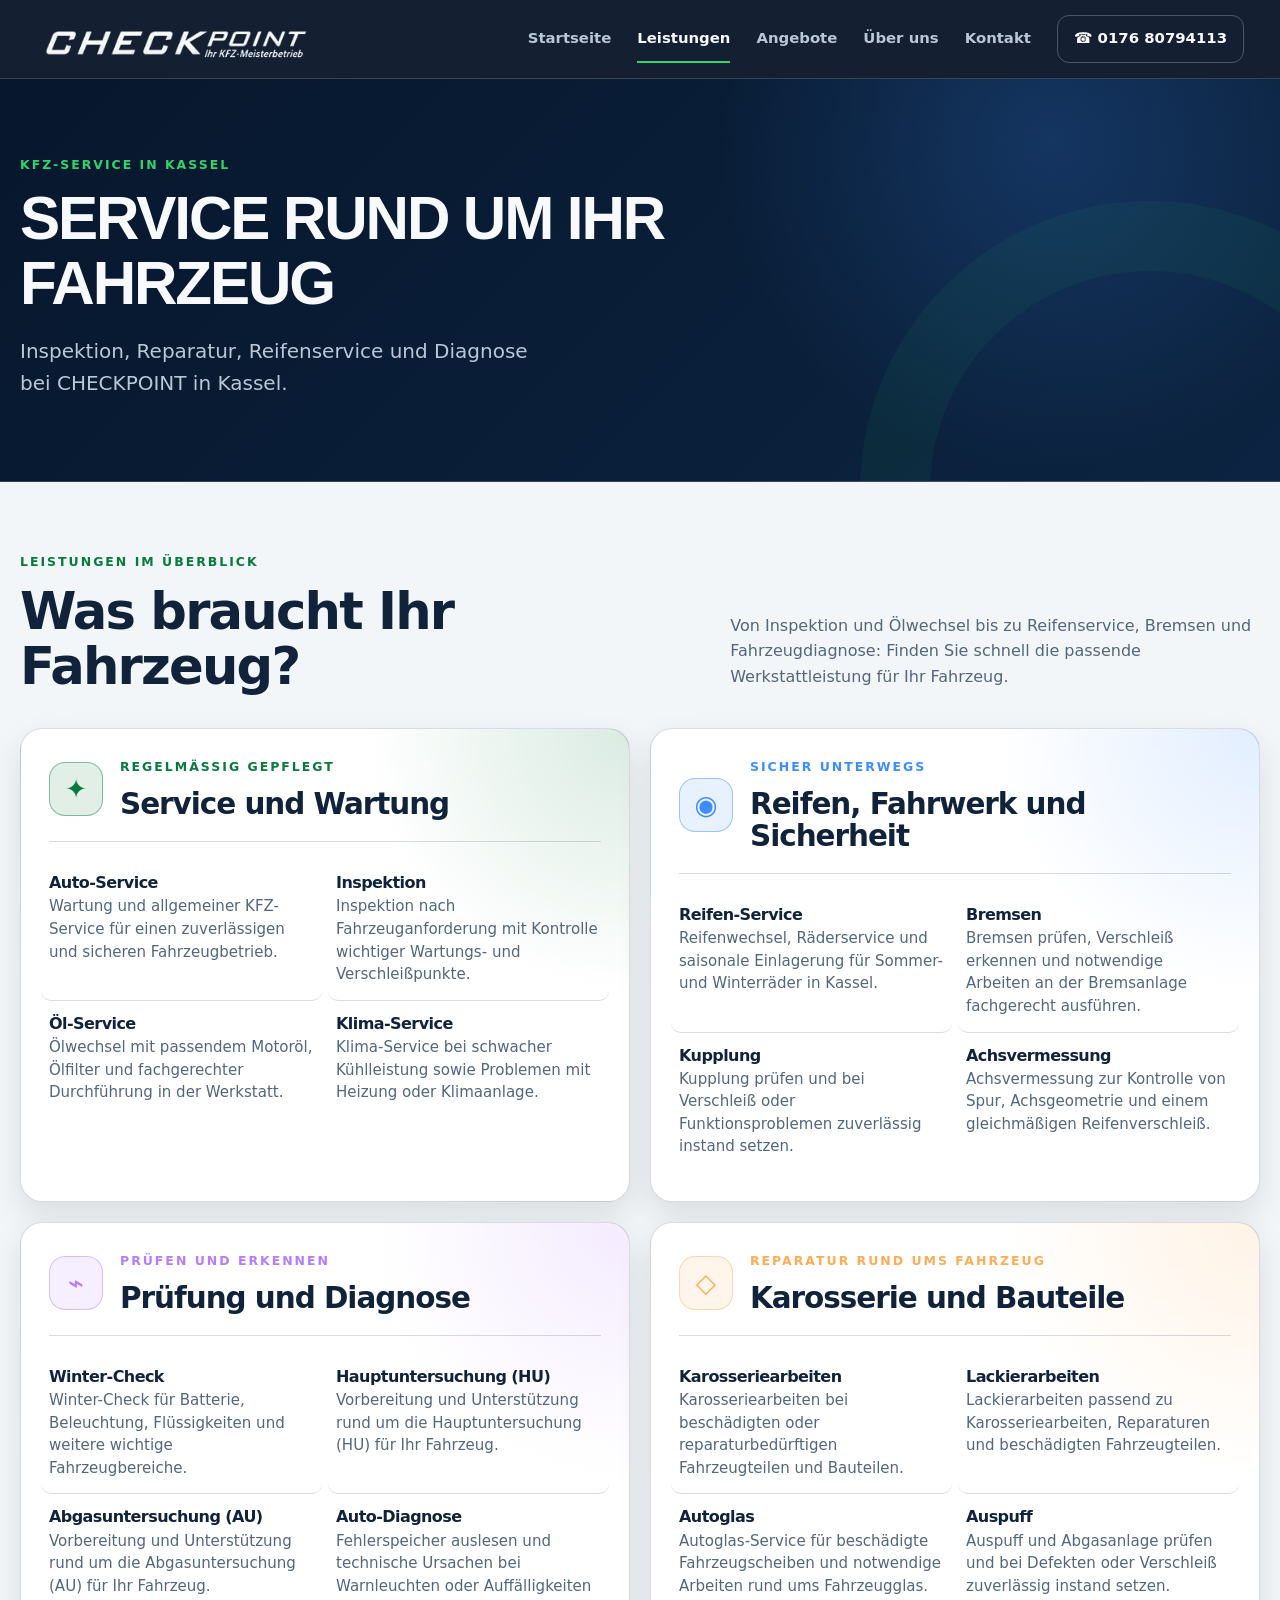
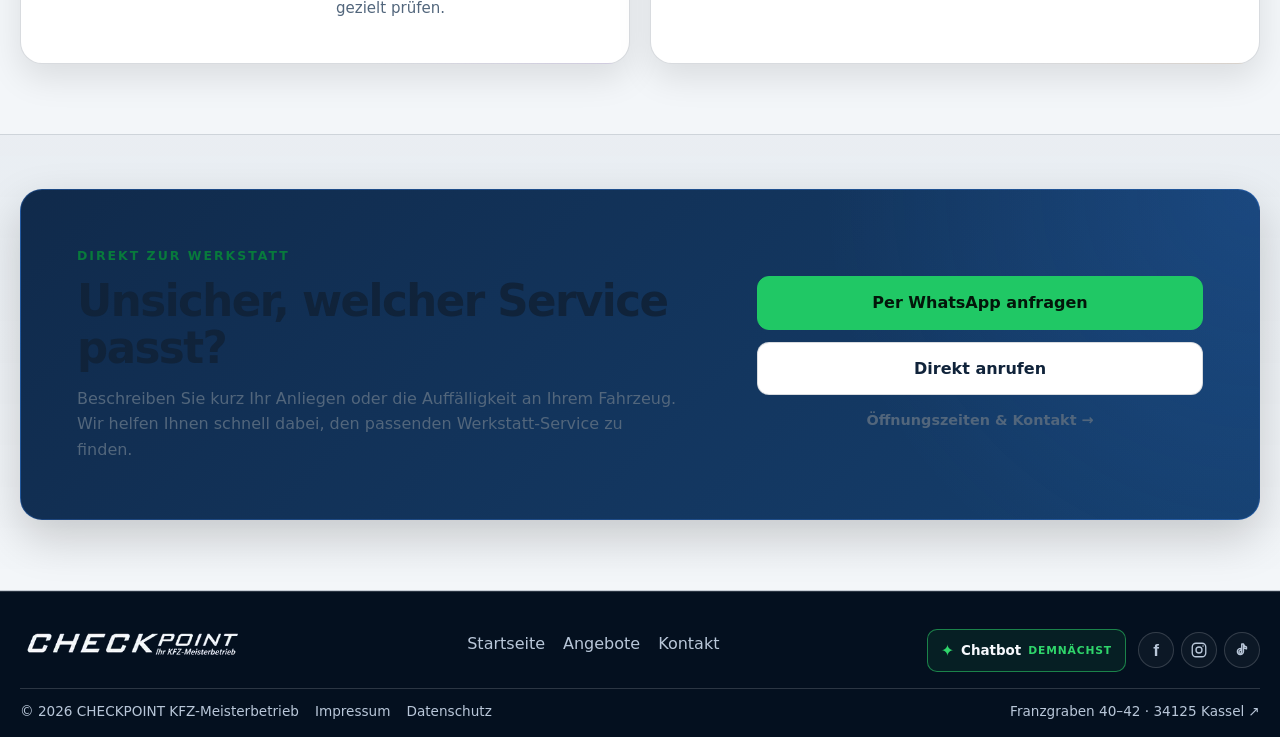
<file: leistungen/index.html>
<!doctype html>
<html lang="de">
<head>
  
  <meta charset="utf-8"><meta name="viewport" content="width=device-width,initial-scale=1">
  <title>KFZ-Service & Werkstatt-Leistungen in Kassel | CHECKPOINT</title>
  <meta name="description" content="KFZ-Service in Kassel bei CHECKPOINT: Inspektion, Ölwechsel, Reifenservice, Bremsen, Achsvermessung, HU/AU, Diagnose, Klima, Karosserie und Autoglas.">
  <meta name="theme-color" content="#061326"><link rel="canonical" href="https://sandro-abashishvili.de/checkpoint-kassel/leistungen/">
  <link rel="icon" href="../assets/images/checkpoint-mark.svg" type="image/svg+xml"><link rel="stylesheet" href="../assets/styles.css"><link rel="stylesheet" href="../assets/refinements.css"><script src="../assets/app.js" defer></script>
<meta name="robots" content="noindex, nofollow"></head>
<body><a class="skip-link" href="#main">Zum Inhalt springen</a>
  <header class="site-header"><div class="container nav-shell"><a class="brand" href="../"><img src="../assets/images/checkpoint-mark.svg" alt="" width="43" height="43"><span class="brand-copy"><strong>CHECKPOINT</strong><small>Ihr KFZ-Meisterbetrieb</small></span></a><button class="menu-toggle" type="button" aria-expanded="false" aria-controls="site-nav" aria-label="Menü öffnen"><span></span></button><nav class="site-nav" id="site-nav" aria-label="Hauptnavigation"><a href="../">Startseite</a><a href="../leistungen/" aria-current="page">Leistungen</a><a href="../angebote/">Angebote</a><a href="../ueber-uns/">Über uns</a><a href="../kontakt/">Kontakt</a><a class="nav-call" href="tel:+4917680794113">☎ 0176 80794113</a></nav></div></header>
  <main id="main">
    <section class="page-hero"><div class="container"><p class="eyebrow">KFZ-Service in Kassel</p><h1 class="two-line-heading"><span>Service rund um Ihr</span><span>Fahrzeug</span></h1><p class="lead two-line-copy"><span>Inspektion, Reparatur, Reifenservice und Diagnose</span><span>bei CHECKPOINT in Kassel.</span></p></div></section>
    <section class="section services-catalog"><div class="container">
      <div class="catalog-intro"><div><p class="eyebrow">Leistungen im Überblick</p><h2>Was braucht Ihr Fahrzeug?</h2></div><p>Von Inspektion und Ölwechsel bis zu Reifenservice, Bremsen und Fahrzeugdiagnose: Finden Sie schnell die passende Werkstattleistung für Ihr Fahrzeug.</p></div>
      <div class="service-groups">
        <section class="service-group service-group-maintenance"><header><span class="service-group-icon" aria-hidden="true">✦</span><div><p class="eyebrow">Regelmäßig gepflegt</p><h2>Service und Wartung</h2></div></header><div class="service-items">
          <article><h3>Auto-Service</h3><p>Wartung und allgemeiner KFZ-Service für einen zuverlässigen und sicheren Fahrzeugbetrieb.</p></article>
          <article><h3>Inspektion</h3><p>Inspektion nach Fahrzeuganforderung mit Kontrolle wichtiger Wartungs- und Verschleißpunkte.</p></article>
          <article><h3>Öl-Service</h3><p>Ölwechsel mit passendem Motoröl, Ölfilter und fachgerechter Durchführung in der Werkstatt.</p></article>
          <article><h3>Klima-Service</h3><p>Klima-Service bei schwacher Kühlleistung sowie Problemen mit Heizung oder Klimaanlage.</p></article>
        </div></section>
        <section class="service-group service-group-road"><header><span class="service-group-icon" aria-hidden="true">◉</span><div><p class="eyebrow">Sicher unterwegs</p><h2>Reifen, Fahrwerk und Sicherheit</h2></div></header><div class="service-items">
          <article><h3>Reifen-Service</h3><p>Reifenwechsel, Räderservice und saisonale Einlagerung für Sommer- und Winterräder in Kassel.</p></article>
          <article><h3>Bremsen</h3><p>Bremsen prüfen, Verschleiß erkennen und notwendige Arbeiten an der Bremsanlage fachgerecht ausführen.</p></article>
          <article><h3>Kupplung</h3><p>Kupplung prüfen und bei Verschleiß oder Funktionsproblemen zuverlässig instand setzen.</p></article>
          <article><h3>Achsvermessung</h3><p>Achsvermessung zur Kontrolle von Spur, Achsgeometrie und einem gleichmäßigen Reifenverschleiß.</p></article>
        </div></section>
        <section class="service-group service-group-tech"><header><span class="service-group-icon" aria-hidden="true">⌁</span><div><p class="eyebrow">Prüfen und erkennen</p><h2>Prüfung und Diagnose</h2></div></header><div class="service-items">
          <article><h3>Winter-Check</h3><p>Winter-Check für Batterie, Beleuchtung, Flüssigkeiten und weitere wichtige Fahrzeugbereiche.</p></article>
          <article><h3>Hauptuntersuchung (HU)</h3><p>Vorbereitung und Unterstützung rund um die Hauptuntersuchung (HU) für Ihr Fahrzeug.</p></article>
          <article><h3>Abgasuntersuchung (AU)</h3><p>Vorbereitung und Unterstützung rund um die Abgasuntersuchung (AU) für Ihr Fahrzeug.</p></article>
          <article><h3>Auto-Diagnose</h3><p>Fehlerspeicher auslesen und technische Ursachen bei Warnleuchten oder Auffälligkeiten gezielt prüfen.</p></article>
        </div></section>
        <section class="service-group service-group-body"><header><span class="service-group-icon" aria-hidden="true">◇</span><div><p class="eyebrow">Reparatur rund ums Fahrzeug</p><h2>Karosserie und Bauteile</h2></div></header><div class="service-items">
          <article><h3>Karosseriearbeiten</h3><p>Karosseriearbeiten bei beschädigten oder reparaturbedürftigen Fahrzeugteilen und Bauteilen.</p></article>
          <article><h3>Lackierarbeiten</h3><p>Lackierarbeiten passend zu Karosseriearbeiten, Reparaturen und beschädigten Fahrzeugteilen.</p></article>
          <article><h3>Autoglas</h3><p>Autoglas-Service für beschädigte Fahrzeugscheiben und notwendige Arbeiten rund ums Fahrzeugglas.</p></article>
          <article><h3>Auspuff</h3><p>Auspuff und Abgasanlage prüfen und bei Defekten oder Verschleiß zuverlässig instand setzen.</p></article>
        </div></section>
      </div>
    </div></section>
    <section class="section section-soft services-contact-section"><div class="container services-contact-card"><div class="services-contact-copy"><p class="eyebrow">Direkt zur Werkstatt</p><h2>Unsicher, welcher Service passt?</h2><p>Beschreiben Sie kurz Ihr Anliegen oder die Auffälligkeit an Ihrem Fahrzeug. Wir helfen Ihnen schnell dabei, den passenden Werkstatt-Service zu finden.</p></div><div class="services-contact-actions"><a class="button button-primary" href="https://wa.me/4917680794113?text=Hallo%20CHECKPOINT%2C%20ich%20habe%20eine%20Frage%20zu%20einer%20Werkstattleistung." target="_blank" rel="noopener noreferrer">Per WhatsApp anfragen</a><a class="button" href="tel:+4917680794113">Direkt anrufen</a><a class="services-contact-meta" href="../kontakt/">Öffnungszeiten & Kontakt →</a></div></div></section>
  </main>
  <footer class="site-footer"><div class="container"><div class="footer-grid"><div><a class="brand" href="../"><img src="../assets/images/checkpoint-mark.svg" alt="" width="43" height="43"><span class="brand-copy"><strong>CHECKPOINT</strong><small>Ihr KFZ-Meisterbetrieb</small></span></a></div><div><p class="footer-title">Navigation</p><div class="footer-links"><a href="../">Startseite</a><a href="../angebote/">Angebote</a><a href="../kontakt/">Kontakt</a></div></div><div><p class="footer-title">Rechtliches</p><div class="footer-links"><a href="../impressum/">Impressum</a><a href="../datenschutz/">Datenschutz</a></div></div></div><div class="footer-bottom"><span>© <span data-year></span> CHECKPOINT KFZ-Meisterbetrieb</span><span>Franzgraben 40–42 · 34125 Kassel</span></div></div></footer>
</body></html>
</file>
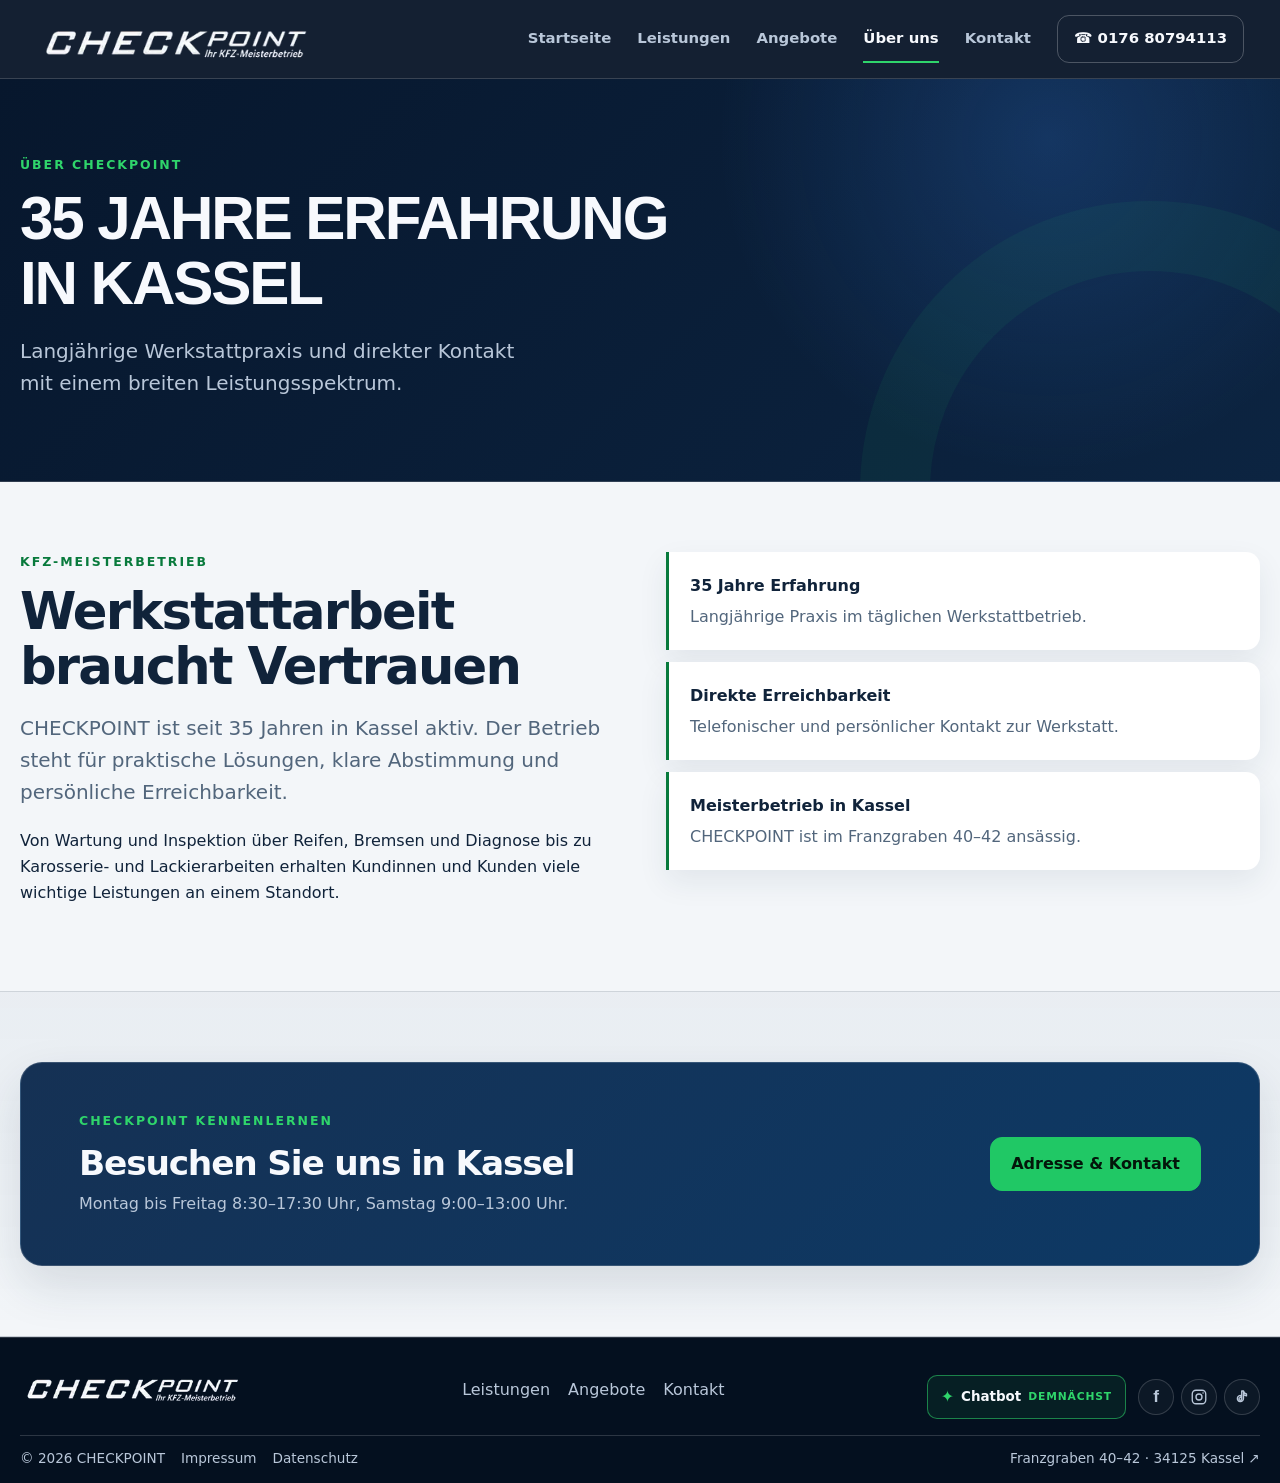
<file: ueber-uns/index.html>
<!doctype html>
<html lang="de"><head><meta charset="utf-8"><meta name="viewport" content="width=device-width,initial-scale=1"><title>Über uns – CHECKPOINT Kassel</title><meta name="description" content="CHECKPOINT: 35 Jahre Werkstatterfahrung und direkter KFZ-Service in Kassel."><meta name="theme-color" content="#061326"><link rel="canonical" href="https://sandro-abashishvili.de/checkpoint-kassel/ueber-uns/"><link rel="icon" href="../assets/images/checkpoint-mark.svg" type="image/svg+xml"><link rel="stylesheet" href="../assets/styles.css"><link rel="stylesheet" href="../assets/refinements.css"><script src="../assets/app.js" defer></script><meta name="robots" content="noindex, nofollow"></head>
  
<body><a class="skip-link" href="#main">Zum Inhalt springen</a><header class="site-header"><div class="container nav-shell"><a class="brand" href="../"><img src="../assets/images/checkpoint-mark.svg" alt="" width="43" height="43"><span class="brand-copy"><strong>CHECKPOINT</strong><small>Ihr KFZ-Meisterbetrieb</small></span></a><button class="menu-toggle" type="button" aria-expanded="false" aria-controls="site-nav" aria-label="Menü öffnen"><span></span></button><nav class="site-nav" id="site-nav" aria-label="Hauptnavigation"><a href="../">Startseite</a><a href="../leistungen/">Leistungen</a><a href="../angebote/">Angebote</a><a href="../ueber-uns/" aria-current="page">Über uns</a><a href="../kontakt/">Kontakt</a><a class="nav-call" href="tel:+4917680794113">☎ 0176 80794113</a></nav></div></header>
<main id="main"><section class="page-hero"><div class="container"><p class="eyebrow">Über CHECKPOINT</p><h1 class="two-line-heading"><span>35 Jahre Erfahrung</span><span>in Kassel</span></h1><p class="lead two-line-copy"><span>Langjährige Werkstattpraxis und direkter Kontakt</span><span>mit einem breiten Leistungsspektrum.</span></p></div></section><section class="section"><div class="container about-grid"><div><p class="eyebrow">KFZ-Meisterbetrieb</p><h2>Werkstattarbeit braucht Vertrauen</h2><p class="lead">CHECKPOINT ist seit 35 Jahren in Kassel aktiv. Der Betrieb steht für praktische Lösungen, klare Abstimmung und persönliche Erreichbarkeit.</p><p>Von Wartung und Inspektion über Reifen, Bremsen und Diagnose bis zu Karosserie- und Lackierarbeiten erhalten Kundinnen und Kunden viele wichtige Leistungen an einem Standort.</p></div><div class="values"><div class="value"><strong>35 Jahre Erfahrung</strong><p>Langjährige Praxis im täglichen Werkstattbetrieb.</p></div><div class="value"><strong>Direkte Erreichbarkeit</strong><p>Telefonischer und persönlicher Kontakt zur Werkstatt.</p></div><div class="value"><strong>Meisterbetrieb in Kassel</strong><p>CHECKPOINT ist im Franzgraben 40–42 ansässig.</p></div></div></div></section><section class="section section-soft"><div class="container cta-panel"><div><p class="eyebrow">CHECKPOINT kennenlernen</p><h2>Besuchen Sie uns in Kassel</h2><p>Montag bis Freitag 8:30–17:30 Uhr, Samstag 9:00–13:00 Uhr.</p></div><a class="button button-primary" href="../kontakt/">Adresse & Kontakt</a></div></section></main>
<footer class="site-footer"><div class="container"><div class="footer-grid"><div><a class="brand" href="../"><img src="../assets/images/checkpoint-mark.svg" alt="" width="43" height="43"><span class="brand-copy"><strong>CHECKPOINT</strong><small>Ihr KFZ-Meisterbetrieb</small></span></a></div><div><p class="footer-title">Navigation</p><div class="footer-links"><a href="../leistungen/">Leistungen</a><a href="../angebote/">Angebote</a><a href="../kontakt/">Kontakt</a></div></div><div><p class="footer-title">Rechtliches</p><div class="footer-links"><a href="../impressum/">Impressum</a><a href="../datenschutz/">Datenschutz</a></div></div></div><div class="footer-bottom"><span>© <span data-year></span> CHECKPOINT</span><span>Franzgraben 40–42 · 34125 Kassel</span></div></div></footer></body></html>
</file>
<file: assets/styles.css>
@import url("v2.css");
:root {
  color-scheme: dark;
  --bg: #061326;
  --bg-soft: #0a1c35;
  --surface: #0f2747;
  --surface-2: #153154;
  --text: #f7f9fd;
  --muted: #b5c2d5;
  --line: rgba(255,255,255,.13);
  --brand: #2fd56b;
  --brand-strong: #18b951;
  --blue: #3d8dff;
  --danger: #ffbc66;
  --shadow: 0 20px 50px rgba(0,0,0,.25);
  --radius: 22px;
  --max: 1320px;
}

* { box-sizing: border-box; }
html { scroll-behavior: smooth; scroll-padding-top: 96px; }
body { margin: 0; min-width: 320px; background: var(--bg); color: var(--text); font-family: Inter, ui-sans-serif, system-ui, -apple-system, BlinkMacSystemFont, "Segoe UI", sans-serif; line-height: 1.6; }
body.menu-open { overflow: hidden; }
a { color: inherit; }
img { display: block; max-width: 100%; }
button, input, select, textarea { font: inherit; }
.skip-link { position: fixed; left: 16px; top: -80px; z-index: 100; padding: 10px 14px; background: var(--brand); color: #04130a; border-radius: 10px; font-weight: 800; }
.skip-link:focus { top: 12px; }
.container { width: min(calc(100% - 40px), var(--max)); margin-inline: auto; }
.section { padding: 70px 0; }
.section-soft { background: linear-gradient(180deg, rgba(255,255,255,.025), transparent); border-block: 1px solid var(--line); }
.eyebrow { margin: 0 0 12px; color: var(--brand); font-size: .78rem; font-weight: 850; letter-spacing: .16em; text-transform: uppercase; }
h1, h2, h3, p { margin-top: 0; }
h1, h2, h3 { line-height: 1.08; letter-spacing: -.035em; }
h1, h2, h3 { overflow-wrap: anywhere; }
h1 { max-width: 760px; margin-bottom: 22px; font-size: clamp(2.7rem, 7vw, 5.5rem); text-transform: uppercase; }
h2 { margin-bottom: 18px; font-size: clamp(2rem, 4vw, 3.5rem); }
h3 { margin-bottom: 10px; font-size: 1.24rem; }
.lead { max-width: 670px; color: var(--muted); font-size: clamp(1.06rem, 2vw, 1.25rem); }
.section-head { display: flex; justify-content: space-between; align-items: end; gap: 32px; margin-bottom: 30px; }
.section-head > p { max-width: 540px; margin-bottom: 4px; color: var(--muted); }

.site-header { position: sticky; top: 0; z-index: 50; border-bottom: 1px solid var(--line); background: rgba(6,19,38,.88); backdrop-filter: blur(18px); }
.nav-shell { min-height: 78px; display: flex; align-items: center; justify-content: space-between; gap: 28px; }
.brand { display: inline-flex; align-items: center; gap: 11px; text-decoration: none; min-width: 210px; }
.brand img { width: 43px; height: 43px; }
.brand-copy { display: grid; line-height: 1; }
.brand-copy strong { font-size: 1.24rem; font-style: italic; letter-spacing: .14em; }
.brand-copy small { margin-top: 5px; color: var(--muted); font-size: .65rem; letter-spacing: .02em; }
.site-nav { display: flex; align-items: center; gap: 26px; }
.site-nav a { position: relative; color: var(--muted); text-decoration: none; font-size: .93rem; font-weight: 700; }
.site-nav a:not(.nav-call)::after { content: ""; position: absolute; left: 0; right: 100%; bottom: -8px; height: 2px; background: var(--brand); transition: right .2s ease; }
.site-nav a:hover, .site-nav a:focus-visible { color: var(--text); }
.site-nav a:hover::after, .site-nav a:focus-visible::after { right: 0; }
.nav-call { padding: 11px 16px; border: 1px solid var(--line); border-radius: 12px; color: var(--text)!important; }
.nav-call:hover { border-color: var(--brand); }
.menu-toggle { display: none; width: 46px; height: 46px; padding: 0; border: 1px solid var(--line); border-radius: 12px; background: var(--surface); color: var(--text); cursor: pointer; }
.menu-toggle span, .menu-toggle::before, .menu-toggle::after { content: ""; display: block; width: 20px; height: 2px; margin: 5px auto; background: currentColor; transition: transform .2s ease, opacity .2s ease; }
.menu-toggle[aria-expanded="true"] span { opacity: 0; }
.menu-toggle[aria-expanded="true"]::before { transform: translateY(7px) rotate(45deg); }
.menu-toggle[aria-expanded="true"]::after { transform: translateY(-7px) rotate(-45deg); }

.hero { position: relative; min-height: calc(100vh - 78px); display: grid; align-items: center; overflow: hidden; isolation: isolate; }
.hero::before { content: ""; position: absolute; inset: 0; z-index: -2; background: linear-gradient(90deg, #061326 0%, rgba(6,19,38,.97) 38%, rgba(6,19,38,.62) 67%, rgba(6,19,38,.25)), url("images/workshop-hero-v2.webp") center right/cover no-repeat; }
.hero::after { content: ""; position: absolute; inset: auto 0 0; z-index: -1; height: 36%; background: linear-gradient(transparent, var(--bg)); }
.hero-content { padding: 80px 0 145px; }
.hero .eyebrow { display: flex; align-items: center; gap: 12px; }
.hero .eyebrow::after { content: ""; width: 58px; height: 2px; background: var(--brand); }
.hero-actions { display: flex; flex-wrap: wrap; gap: 14px; margin-top: 34px; }
.button { display: inline-flex; min-height: 51px; align-items: center; justify-content: center; gap: 9px; padding: 13px 20px; border: 1px solid var(--line); border-radius: 12px; background: var(--surface); color: var(--text); text-decoration: none; font-weight: 800; transition: transform .2s ease, border-color .2s ease, background .2s ease; }
.button:hover { transform: translateY(-2px); border-color: var(--brand); }
.button-primary { border-color: var(--brand); background: var(--brand); color: #03160a; }
.button-primary:hover { background: #45e57d; }
.quick-strip { position: absolute; left: 0; right: 0; bottom: 0; border-top: 1px solid var(--line); border-bottom: 1px solid var(--line); background: rgba(8,26,49,.9); backdrop-filter: blur(12px); }
.quick-grid { display: grid; grid-template-columns: repeat(3, 1fr); }
.quick-item { min-height: 108px; display: flex; align-items: center; gap: 16px; padding: 22px 30px; border-right: 1px solid var(--line); }
.quick-item:last-child { border: 0; }
.quick-icon { width: 44px; height: 44px; display: grid; place-items: center; flex: 0 0 auto; border-radius: 50%; background: rgba(47,213,107,.12); color: var(--brand); font-size: 1.35rem; font-weight: 900; }
.quick-item strong { display: block; }
.quick-item small { color: var(--muted); }

.services-grid { display: grid; grid-template-columns: repeat(4, 1fr); gap: 16px; }
.service-card { min-height: 170px; padding: 24px; border: 1px solid var(--line); border-radius: 18px; background: linear-gradient(145deg, rgba(255,255,255,.055), rgba(255,255,255,.018)); transition: transform .2s ease, border-color .2s ease, background .2s ease; }
.service-card:hover { transform: translateY(-4px); border-color: rgba(47,213,107,.55); background: var(--surface); }
.service-number { display: block; margin-bottom: 30px; color: var(--brand); font-size: .75rem; font-weight: 900; letter-spacing: .12em; }
.service-card p { margin: 0; color: var(--muted); font-size: .91rem; }
.service-list { display: grid; grid-template-columns: repeat(2, minmax(0,1fr)); gap: 10px 24px; margin: 30px 0 0; padding: 26px; border: 1px solid var(--line); border-radius: var(--radius); background: var(--bg-soft); list-style: none; }
.service-list li { position: relative; padding-left: 25px; }
.service-list li::before { content: "✓"; position: absolute; left: 0; color: var(--brand); font-weight: 900; }

.offer-panel { display: grid; grid-template-columns: 1.15fr .85fr; gap: 18px; }
.offer-main, .offer-side { padding: clamp(28px, 5vw, 52px); border: 1px solid var(--line); border-radius: var(--radius); }
.offer-main { background: linear-gradient(135deg, var(--surface), #0c3763); box-shadow: var(--shadow); }
.offer-side { background: var(--surface); }
.offer-side p, .offer-main p { color: var(--muted); }
.status-pill { display: inline-flex; align-items: center; gap: 8px; margin-bottom: 20px; padding: 7px 11px; border-radius: 100px; background: rgba(255,188,102,.13); color: #ffd399; font-size: .78rem; font-weight: 800; }
.status-pill::before { content: ""; width: 7px; height: 7px; border-radius: 50%; background: var(--danger); }

.about-grid, .contact-grid { display: grid; grid-template-columns: 1fr 1fr; gap: 52px; align-items: start; }
.contact-grid { gap: 28px; align-items: stretch; }
.values { display: grid; gap: 12px; }
.value { padding: 21px; border-left: 3px solid var(--brand); background: var(--surface); border-radius: 0 14px 14px 0; }
.value p { margin: 5px 0 0; color: var(--muted); }
.contact-card { position: relative; display: flex; height: 100%; flex-direction: column; padding: 34px; overflow: hidden; border: 1px solid var(--line); border-radius: var(--radius); background: radial-gradient(circle at 100% 0, rgba(47,213,107,.11), transparent 34%), var(--surface); }
.contact-card::before { content: ""; position: absolute; inset: 0 auto 0 0; width: 4px; background: linear-gradient(var(--brand), rgba(61,141,255,.8)); }
.contact-card-head { padding-bottom: 22px; border-bottom: 1px solid var(--line); }
.contact-card-head h2 { margin-bottom: 10px; font-size: clamp(1.75rem, 3vw, 2.45rem); }
.contact-card-head > p:last-child { margin-bottom: 0; color: var(--muted); }
.contact-list { display: grid; gap: 0; margin: 0; }
.contact-row { display: grid; grid-template-columns: 130px 1fr; gap: 18px; padding: 17px 0; border-bottom: 1px solid var(--line); }
.contact-row:last-child { border: 0; }
.contact-row dt { color: var(--muted); }
.contact-row dt span { display: inline-grid; width: 25px; height: 25px; margin-right: 7px; place-items: center; border-radius: 50%; background: rgba(47,213,107,.11); color: var(--brand); font-weight: 900; }
.contact-row dd { margin: 0; font-weight: 750; }
.contact-row a { text-decoration-color: rgba(47,213,107,.55); text-underline-offset: 4px; }
.contact-actions { display: flex; flex-wrap: wrap; gap: 12px; margin-top: 24px; }
.hours { display: grid; gap: 12px; margin-top: 28px; }
.contact-label { margin: 0 0 2px; color: var(--brand); font-size: .75rem; font-weight: 900; letter-spacing: .12em; text-transform: uppercase; }
.hours div { display: flex; justify-content: space-between; gap: 24px; padding-bottom: 12px; border-bottom: 1px solid var(--line); }
.map-link { min-height: 340px; height: 100%; display: grid; place-items: center; padding: 38px; border: 1px solid var(--line); border-radius: var(--radius); background: radial-gradient(circle at 70% 20%, rgba(61,141,255,.32), transparent 36%), radial-gradient(circle at 18% 82%, rgba(47,213,107,.12), transparent 30%), linear-gradient(135deg, #102a4b, #07162a); text-align: center; text-decoration: none; overflow: hidden; }
.map-link .eyebrow { margin-bottom: 26px; }
.map-link:hover { border-color: var(--brand); }
.map-pin { width: 76px; height: 76px; display: grid; place-items: center; margin: 0 auto 20px; border-radius: 50% 50% 50% 0; transform: rotate(-45deg); background: var(--brand); color: #061326; font-size: 2rem; box-shadow: 0 15px 40px rgba(47,213,107,.2); }
.map-pin span { transform: rotate(45deg); }

.site-footer { padding: 45px 0 25px; border-top: 1px solid var(--line); background: #04101f; }
.footer-grid { display: grid; grid-template-columns: 1.5fr 1fr 1fr; gap: 42px; }
.footer-title { margin-bottom: 13px; font-size: .82rem; color: var(--muted); text-transform: uppercase; letter-spacing: .12em; }
.footer-links { display: grid; gap: 9px; }
.footer-links a { color: var(--muted); text-decoration: none; }
.footer-links a:hover { color: var(--brand); }
.footer-bottom { display: flex; justify-content: space-between; gap: 20px; margin-top: 36px; padding-top: 20px; border-top: 1px solid var(--line); color: var(--muted); font-size: .85rem; }

.legal-main { min-height: 65vh; padding: 80px 0; }
.legal-copy { max-width: 760px; }
.legal-copy h1 { font-size: clamp(2.5rem, 7vw, 4.6rem); }
.legal-copy h2 { margin-top: 42px; font-size: 1.55rem; }
.legal-copy p, .legal-copy li { color: var(--muted); }
.notice { margin: 30px 0; padding: 18px 20px; border: 1px solid rgba(255,188,102,.45); border-radius: 14px; background: rgba(255,188,102,.08); color: #ffe1b8; }

@media (max-width: 980px) {
  .menu-toggle { display: block; }
  .site-nav { position: fixed; inset: 79px 0 auto; max-height: calc(100vh - 79px); overflow-y: auto; display: grid; gap: 0; padding: 18px 20px 28px; border-bottom: 1px solid var(--line); background: #07172c; transform: translateY(-130%); opacity: 0; visibility: hidden; transition: transform .24s ease, opacity .24s ease, visibility .24s; }
  .site-nav.open { transform: translateY(0); opacity: 1; visibility: visible; }
  .site-nav a { padding: 15px 6px; border-bottom: 1px solid var(--line); font-size: 1rem; }
  .site-nav a::after { display: none; }
  .nav-call { margin-top: 14px; border: 1px solid var(--brand)!important; text-align: center; }
  .hero::before { background: linear-gradient(90deg, rgba(6,19,38,.98), rgba(6,19,38,.78)), url("images/workshop-hero-v2.webp") center/cover no-repeat; }
  .services-grid { grid-template-columns: repeat(2, 1fr); }
  .about-grid, .contact-grid { grid-template-columns: 1fr; gap: 34px; }
}

@media (max-width: 720px) {
  .container { width: min(calc(100% - 28px), var(--max)); }
  .brand { min-width: 0; }
  .brand-copy small { display: none; }
  .nav-shell > .button { min-height: 44px; padding: 10px 12px; font-size: .84rem; white-space: nowrap; }
  .section { padding: 68px 0; }
  .section-head { display: block; margin-bottom: 30px; }
  .hero { min-height: auto; }
  .hero-content { padding: 72px 0 310px; }
  h1 { font-size: clamp(2.45rem, 13vw, 4rem); }
  .quick-grid { grid-template-columns: 1fr; }
  .quick-item { min-height: auto; padding: 16px 20px; border-right: 0; border-bottom: 1px solid var(--line); }
  .quick-item:last-child { border-bottom: 0; }
  .quick-icon { width: 38px; height: 38px; }
  .services-grid { grid-template-columns: 1fr; }
  .service-card { min-height: auto; }
  .service-number { margin-bottom: 20px; }
  .service-list { grid-template-columns: 1fr; }
  .offer-panel { grid-template-columns: 1fr; }
  .contact-row { grid-template-columns: 1fr; gap: 4px; }
  .contact-actions .button { width: 100%; }
  .footer-grid { grid-template-columns: 1fr; gap: 28px; }
  .footer-bottom { display: grid; }
}

@media (prefers-color-scheme: light) {
  :root {
    color-scheme: light;
    --bg: #f3f6f9;
    --bg-soft: #e8eef4;
    --surface: #ffffff;
    --surface-2: #e4edf6;
    --text: #10233a;
    --muted: #52667c;
    --line: rgba(16, 35, 58, .16);
    --brand: #087a3c;
    --brand-strong: #05632f;
    --shadow: 0 20px 48px rgba(27, 49, 72, .13);
  }

  .section-soft { background: linear-gradient(180deg, rgba(15, 58, 99, .045), transparent); }
  .site-header { background: rgba(6, 19, 38, .94); }
  .site-header .site-nav { background-color: #07172c; }
  .site-header .menu-toggle { border-color: rgba(255,255,255,.25); background: #102d50; color: #f7f9fd; }

  .site-header,
  .hero,
  .page-hero,
  .offer-main,
  .cta-panel,
  .map-link,
  .site-footer {
    --text: #f7f9fd;
    --muted: #b9c7d9;
    --line: rgba(255, 255, 255, .16);
    --surface: #0f2747;
    --surface-2: #153154;
    --brand: #2fd56b;
    --brand-strong: #18b951;
    color: var(--text);
  }

  .hero::after { background: linear-gradient(transparent, #07172b); }
  .quick-strip { background: rgba(8, 26, 49, .92); }
  .hero .button:not(.button-primary),
  .page-hero .button:not(.button-primary),
  .offer-main .button:not(.button-primary),
  .cta-panel .button:not(.button-primary),
  .map-link .button:not(.button-primary) {
    border-color: rgba(255,255,255,.2);
    background: #102d50;
    color: #f7f9fd;
  }
  .service-card { background: linear-gradient(145deg, #ffffff, #edf3f8); }
  .service-card:hover { background: #ffffff; }
  .button-primary { border-color: #20c865; background: #20c865; color: #03160a; }
  .offer-main { background: linear-gradient(135deg, #153154, #0c3763); }
  .cta-panel { background: linear-gradient(135deg, #153154, #0d3965); }
  .offer-side, .contact-card, .value { box-shadow: 0 12px 30px rgba(27, 49, 72, .08); }
  .notice { border-color: rgba(151, 92, 0, .36); background: #fff3dc; color: #6b4100; }
  .site-footer { background: #04101f; }
}

@media (prefers-reduced-motion: reduce) {
  *, *::before, *::after { scroll-behavior: auto!important; transition-duration: .01ms!important; animation-duration: .01ms!important; animation-iteration-count: 1!important; }
}

@media print {
  .site-header, .hero-actions, .quick-strip, .site-footer { display: none!important; }
  body { background: #fff; color: #111; }
  .section { padding: 30px 0; }
}
</file>
<file: assets/refinements.css>
/* Shared visual refinements for CTA panels, offers and interaction polish. */

.cta-panel {
  grid-template-columns: minmax(0, 1fr) auto;
  align-items: center;
  column-gap: clamp(28px, 4vw, 56px);
  row-gap: 22px;
  padding: clamp(32px, 4vw, 48px) clamp(34px, 5vw, 58px);
}

.cta-panel > div:first-child { max-width: none; min-width: 0; }
.cta-panel h2 { margin-bottom: 10px; font-size: clamp(2rem, 2.75vw, 2.7rem); line-height: 1.05; }
.cta-panel .eyebrow { margin-bottom: 14px; }
.cta-panel .hero-actions,
.services-cta .hero-actions { display: flex; flex-wrap: nowrap; align-items: center; justify-content: flex-end; gap: 14px; min-width: 0; margin: 0; }
.cta-panel .hero-actions .button,
.services-cta .hero-actions .button { width: auto; min-width: 190px; white-space: nowrap; }
.services-cta > div:first-child { max-width: none; min-width: 0; }

/* Stable image icons for hero actions. */
.hero-premium .button-icon { width: 22px; height: 22px; flex: 0 0 22px; display: block; object-fit: contain; }

/* Non-clickable cards should not suggest a click target. */
.services-grid-home .service-card:hover { transform: none; border-color: color-mix(in srgb, var(--brand) 24%, var(--line)); background: linear-gradient(145deg, rgba(255,255,255,.055), rgba(255,255,255,.018)); }
.service-items article:hover { z-index: auto; transform: none; background: color-mix(in srgb, var(--group-accent) 3%, transparent); box-shadow: none; }
.service-items article:hover h3 { color: inherit; }

/* Service-group accents stay in icons/headings instead of full-height side bars. */
.service-group::before { display: none !important; content: none !important; }

@media (min-width: 1200px) {
  .cta-panel h2 { white-space: nowrap; overflow-wrap: normal; font-size: clamp(2.15rem, 2.45vw, 2.6rem); }
}

.offers-showcase .offer-card:nth-child(1) .offer-icon { color: #2fd56b; border-color: rgba(47,213,107,.48); background: rgba(47,213,107,.12); box-shadow: 0 0 0 1px rgba(47,213,107,.04), 0 10px 28px rgba(47,213,107,.10); }
.offers-showcase .offer-card:nth-child(2) .offer-icon { color: #53b9ff; border-color: rgba(83,185,255,.50); background: rgba(83,185,255,.12); box-shadow: 0 0 0 1px rgba(83,185,255,.04), 0 10px 28px rgba(83,185,255,.10); }
.offers-showcase .offer-card:nth-child(3) .offer-icon { color: #ffd166; border-color: rgba(255,209,102,.50); background: rgba(255,209,102,.11); box-shadow: 0 0 0 1px rgba(255,209,102,.04), 0 10px 28px rgba(255,209,102,.09); }
.offers-showcase .offer-card:nth-child(4) .offer-icon { color: #b68cff; border-color: rgba(182,140,255,.52); background: rgba(182,140,255,.12); box-shadow: 0 0 0 1px rgba(182,140,255,.04), 0 10px 28px rgba(182,140,255,.10); }

@media (prefers-color-scheme: light) {
  .site-header .site-nav a:not(.nav-call) { background: transparent !important; box-shadow: none !important; }
  .site-header .nav-call { background: transparent !important; border-color: rgba(255,255,255,.24); box-shadow: none !important; }
  .services-grid-home .service-card:hover { background: linear-gradient(145deg, #ffffff, #edf3f8); }
  body .offers-showcase .offer-card { border-color: rgba(16,35,58,.14) !important; background: linear-gradient(145deg, #ffffff, #edf3f8) !important; color: #10233a; box-shadow: 0 12px 30px rgba(27,49,72,.08); }
  body .offers-showcase .offer-card > p:not(.eyebrow):not(.offer-benefit),
  body .offers-showcase .offer-card-footer small { color: #52667c; opacity: 1; }
  body .offers-showcase .offer-card-footer { border-top-color: rgba(16,35,58,.12); }
  body .offers-showcase .offer-card:nth-child(1) .offer-icon { color: #087a3c; border-color: rgba(8,122,60,.30); background: rgba(8,122,60,.08); }
  body .offers-showcase .offer-card:nth-child(2) .offer-icon { color: #1769aa; border-color: rgba(23,105,170,.28); background: rgba(23,105,170,.08); }
  body .offers-showcase .offer-card:nth-child(3) .offer-icon { color: #9b6b00; border-color: rgba(155,107,0,.28); background: rgba(255,193,45,.12); }
  body .offers-showcase .offer-card:nth-child(4) .offer-icon { color: #6b4bb2; border-color: rgba(107,75,178,.28); background: rgba(107,75,178,.08); }
}

/* styles.css keeps the light-theme mobile menu dark; desktop navigation stays transparent. */
@media (prefers-color-scheme: light) and (min-width: 981px) {
  body .site-header .site-nav { background: transparent !important; background-color: transparent !important; box-shadow: none !important; }
}

@media (max-width: 1199px) and (min-width: 981px) {
  .cta-panel h2 { font-size: clamp(1.9rem, 3vw, 2.25rem); }
  .cta-panel .hero-actions .button,
  .services-cta .hero-actions .button { min-width: 170px; padding-inline: 16px; }
}

@media (max-width: 980px) {
  .cta-panel,
  .services-cta { grid-template-columns: 1fr; align-items: start; }
  .cta-panel h2 { white-space: normal; overflow-wrap: normal; }
  .cta-panel .hero-actions,
  .services-cta .hero-actions { justify-content: flex-start; }
}

@media (max-width: 620px) {
  .cta-panel { padding: 26px 22px; }
  .cta-panel h2 { font-size: clamp(1.75rem, 8vw, 2.25rem); line-height: 1.08; }
  .cta-panel .hero-actions,
  .services-cta .hero-actions { width: 100%; flex-direction: column; align-items: stretch; }
  .cta-panel .hero-actions .button,
  .services-cta .hero-actions .button { width: 100%; min-width: 0; }
}

@media (max-width: 480px) {
  .legal-header .nav-shell { gap: 8px; }
  body .legal-header .brand { min-width: 0; }
  body .legal-header .brand::before { width: 168px; height: 34px; }
  .legal-header .nav-shell > .button {
    min-height: 40px;
    padding: 8px 10px;
    font-size: .72rem;
  }
}


/* Homepage offers: stronger visual priority without turning the page into a promo wall. */
.home-offer { padding-top: 22px; }
.home-offer-head {
  display: flex;
  align-items: end;
  justify-content: space-between;
  gap: 28px;
  margin-bottom: 26px;
}
.home-offer-head h2 {
  max-width: 820px;
  margin-bottom: 0;
  font-size: clamp(2rem, 3.7vw, 3.35rem);
}
.home-offer-head .text-link { flex: 0 0 auto; margin: 0 0 8px; }
.home-offer-grid {
  display: grid;
  grid-template-columns: repeat(2, minmax(0, 1fr));
  gap: 20px;
}
.home-offer-card {
  display: flex;
  min-height: 330px;
  flex-direction: column;
  padding: clamp(28px, 3.5vw, 42px);
  border: 1px solid color-mix(in srgb, var(--brand) 35%, var(--line));
  border-radius: var(--radius);
  background:
    radial-gradient(circle at 100% 0, rgba(47,213,107,.12), transparent 34%),
    linear-gradient(145deg, rgba(255,255,255,.045), rgba(255,255,255,.012));
}
.home-offer-card-oil {
  border-color: rgba(61,141,255,.34);
  background:
    radial-gradient(circle at 100% 0, rgba(61,141,255,.14), transparent 34%),
    linear-gradient(145deg, rgba(255,255,255,.045), rgba(255,255,255,.012));
}
.home-offer-copy h3 {
  margin-bottom: 8px;
  font-size: clamp(1.65rem, 2.8vw, 2.45rem);
}
.home-offer-benefit {
  margin: 0 0 16px;
  font-size: clamp(1.9rem, 3.4vw, 3rem);
  line-height: 1;
  font-weight: 900;
  letter-spacing: -.035em;
}
.home-offer-copy > p:last-child {
  max-width: 58ch;
  margin-bottom: 0;
  color: var(--muted);
}
.home-offer-actions {
  display: grid;
  justify-items: stretch;
  gap: 12px;
  margin-top: auto;
  padding-top: 28px;
}
.home-offer-actions .button { width: 100%; }

@media (prefers-color-scheme: light) {
  .home-offer-card {
    border-color: rgba(8,122,60,.22);
    background: radial-gradient(circle at 100% 0, rgba(8,122,60,.08), transparent 34%), #fff;
    box-shadow: 0 12px 30px rgba(27,49,72,.07);
  }
}


@media (max-width: 900px) {
  .home-offer-head { align-items: flex-start; flex-direction: column; gap: 8px; }
  .home-offer-head .text-link { margin: 0; }
  .home-offer-grid { grid-template-columns: 1fr; }
  .home-offer-card { min-height: 0; }
  .home-offer-actions { width: 100%; max-width: 340px; }
}


/* Services page contact panel */
.services-contact-section { padding-top: 54px; }
.services-contact-card {
  display: grid;
  grid-template-columns: minmax(0, 1.15fr) minmax(300px, .85fr);
  align-items: center;
  gap: clamp(36px, 6vw, 80px);
  padding: clamp(34px, 5vw, 56px);
  border: 1px solid rgba(61,141,255,.28);
  border-radius: var(--radius);
  background:
    radial-gradient(circle at 100% 0, rgba(61,141,255,.16), transparent 34%),
    linear-gradient(135deg, #102a4b, #153f6e);
  box-shadow: 0 18px 46px rgba(0,0,0,.18);
}
.services-contact-copy { max-width: 760px; }
.services-contact-copy .eyebrow { margin-bottom: 12px; }
.services-contact-copy h2 {
  margin-bottom: 14px;
  font-size: clamp(2rem, 3.4vw, 3rem);
}
.services-contact-copy p:last-child {
  max-width: 64ch;
  margin-bottom: 0;
  color: var(--muted);
  font-size: 1rem;
}
.services-contact-actions {
  display: grid;
  grid-template-columns: 1fr;
  gap: 12px;
  align-content: center;
}
.services-contact-actions .button { width: 100%; min-width: 0; }
.services-contact-meta {
  display: inline-flex;
  justify-content: center;
  margin-top: 2px;
  color: var(--muted);
  font-size: .9rem;
  font-weight: 750;
  text-decoration: none;
}
.services-contact-meta:hover { color: var(--text); text-decoration: underline; text-underline-offset: 4px; }

@media (max-width: 900px) {
  .services-contact-card {
    grid-template-columns: 1fr;
    gap: 26px;
  }
  .services-contact-actions { max-width: 360px; }
}

@media (max-width: 620px) {
  .services-contact-section { padding-top: 40px; }
  .services-contact-card { padding: 26px 22px; }
  .services-contact-actions { max-width: none; width: 100%; }
}
</file>
